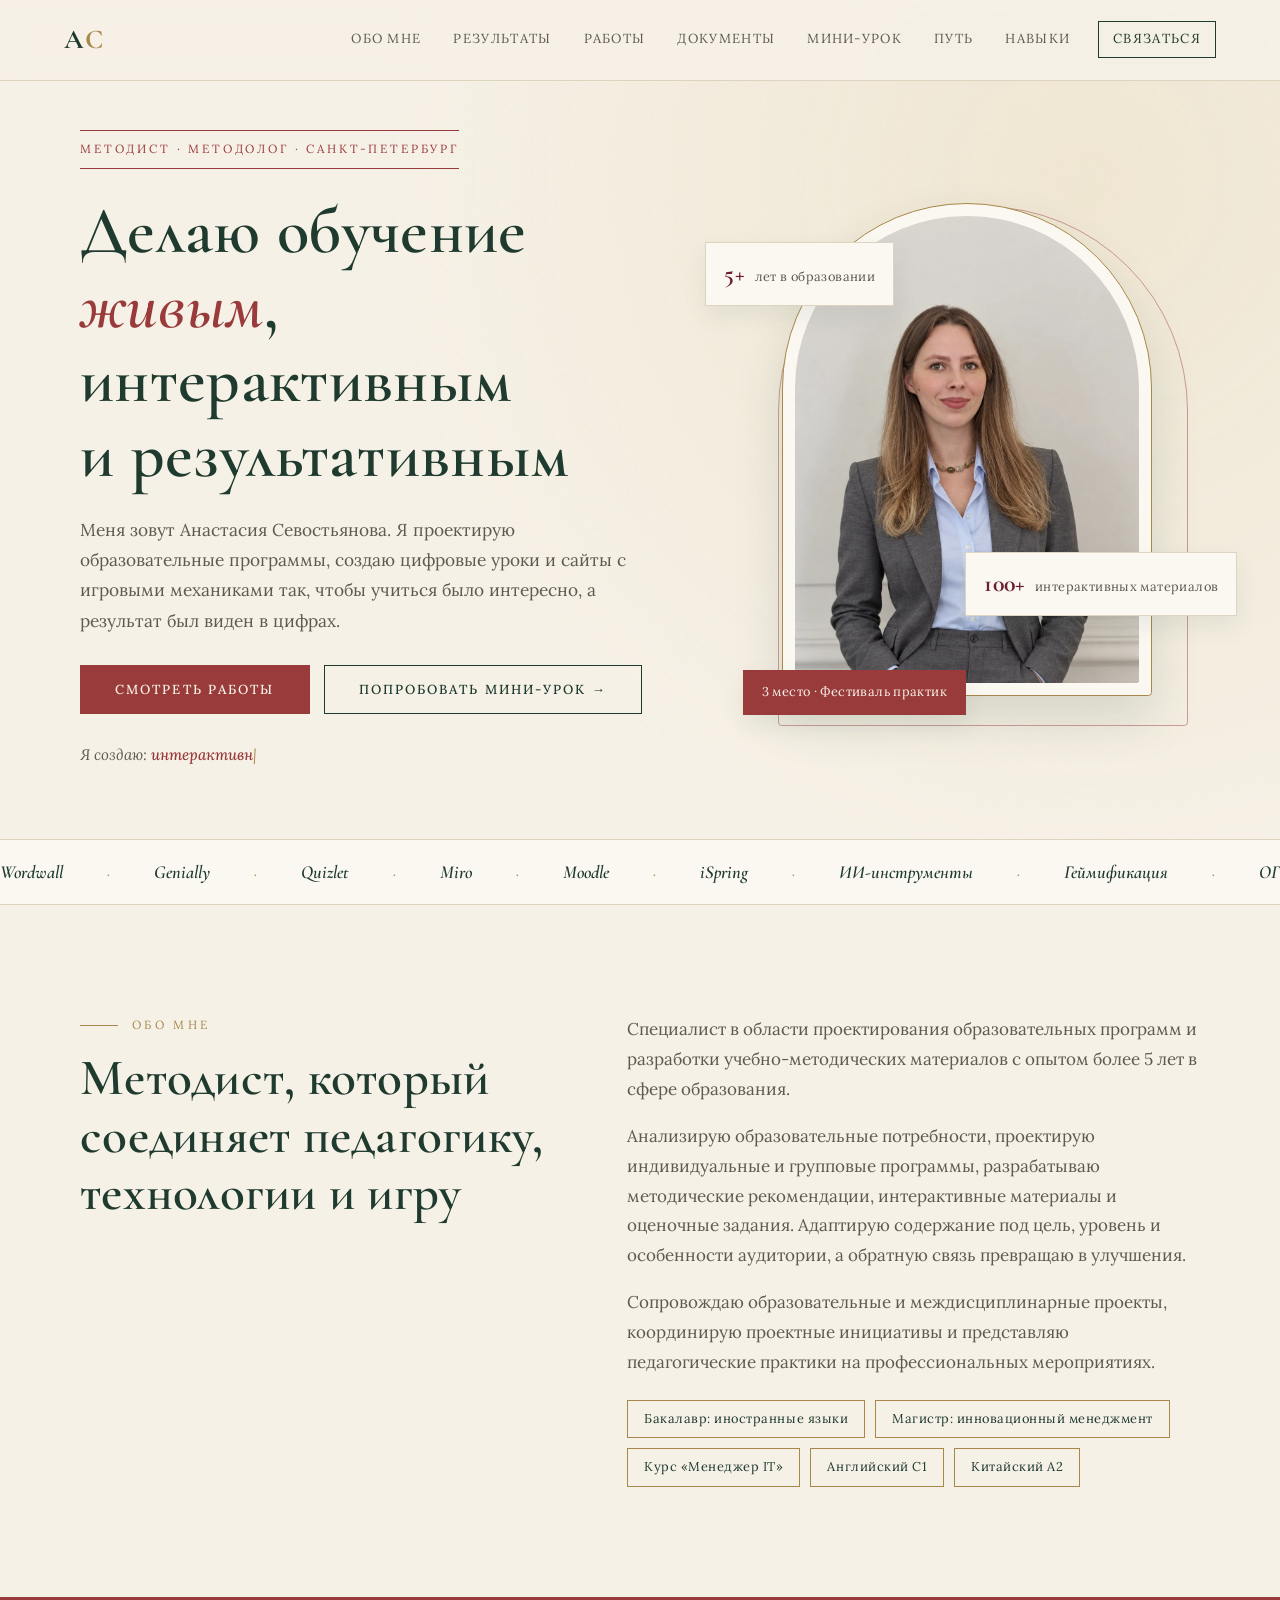
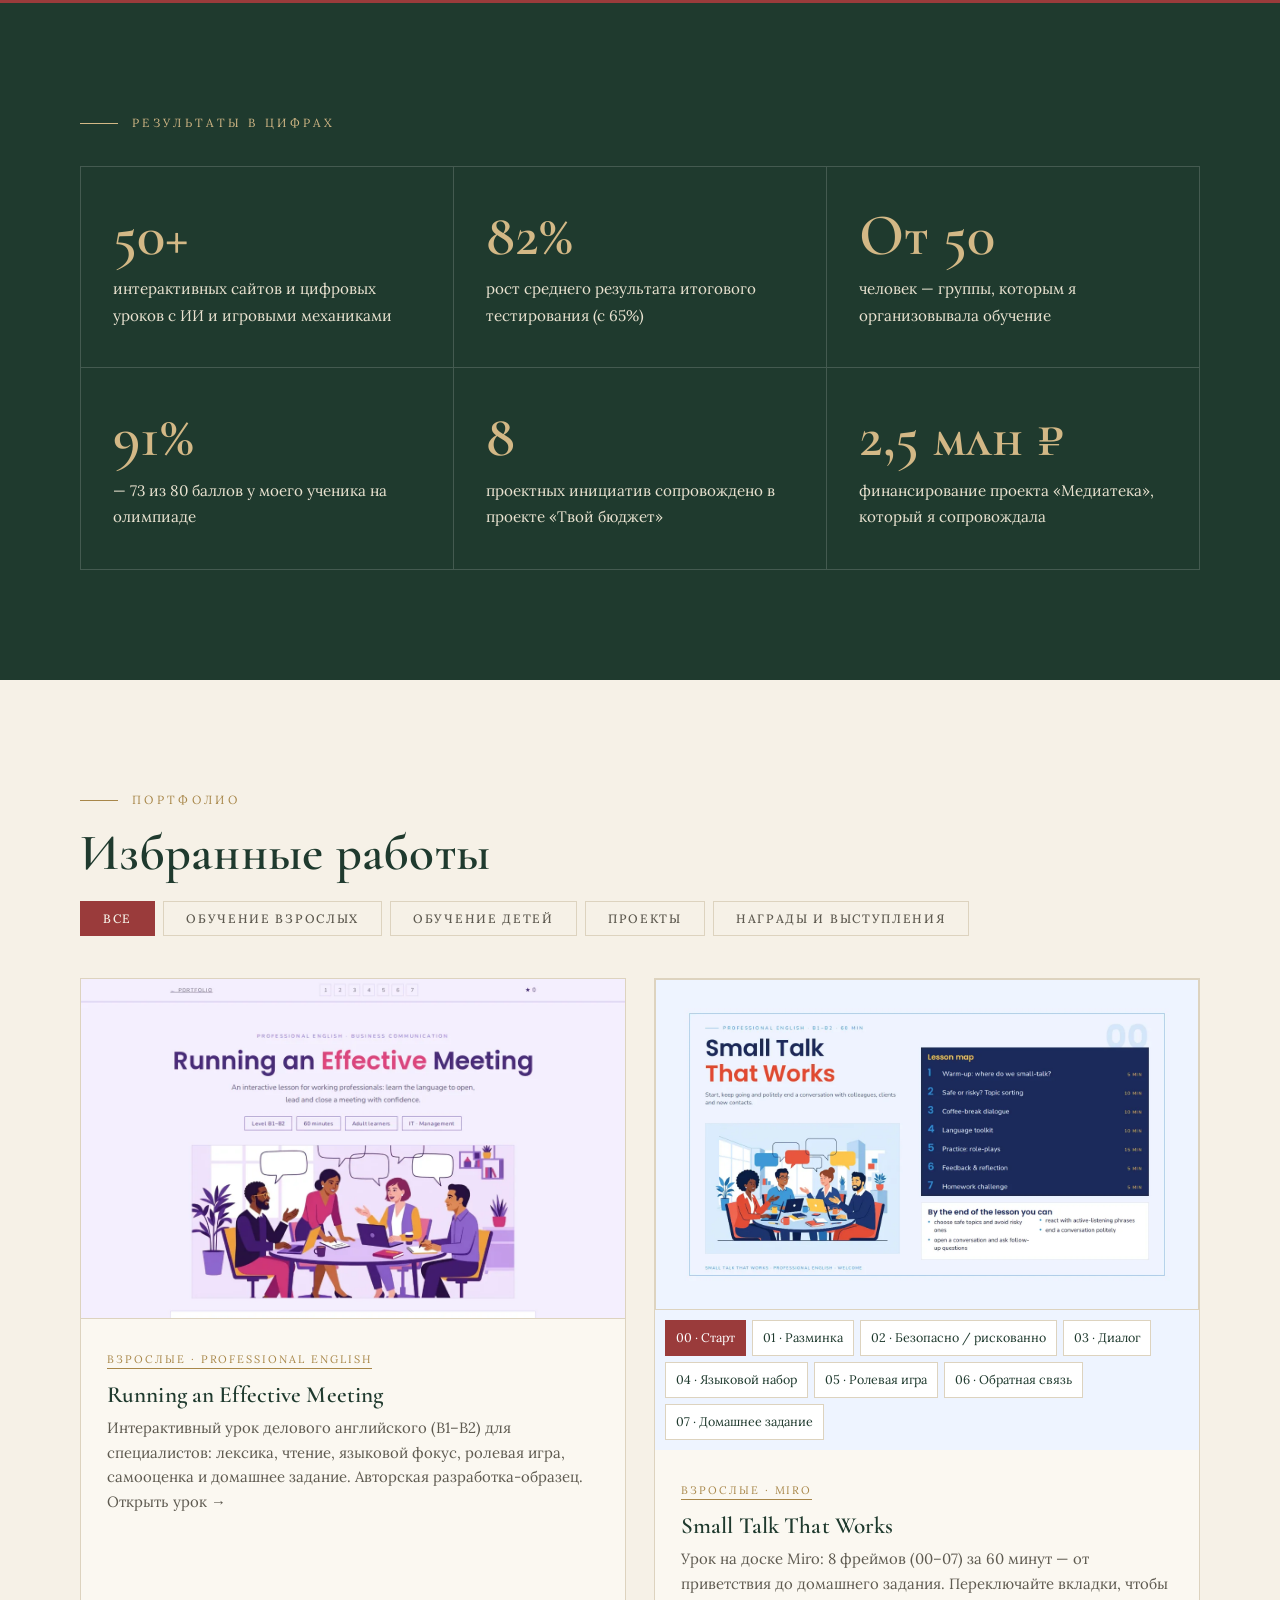
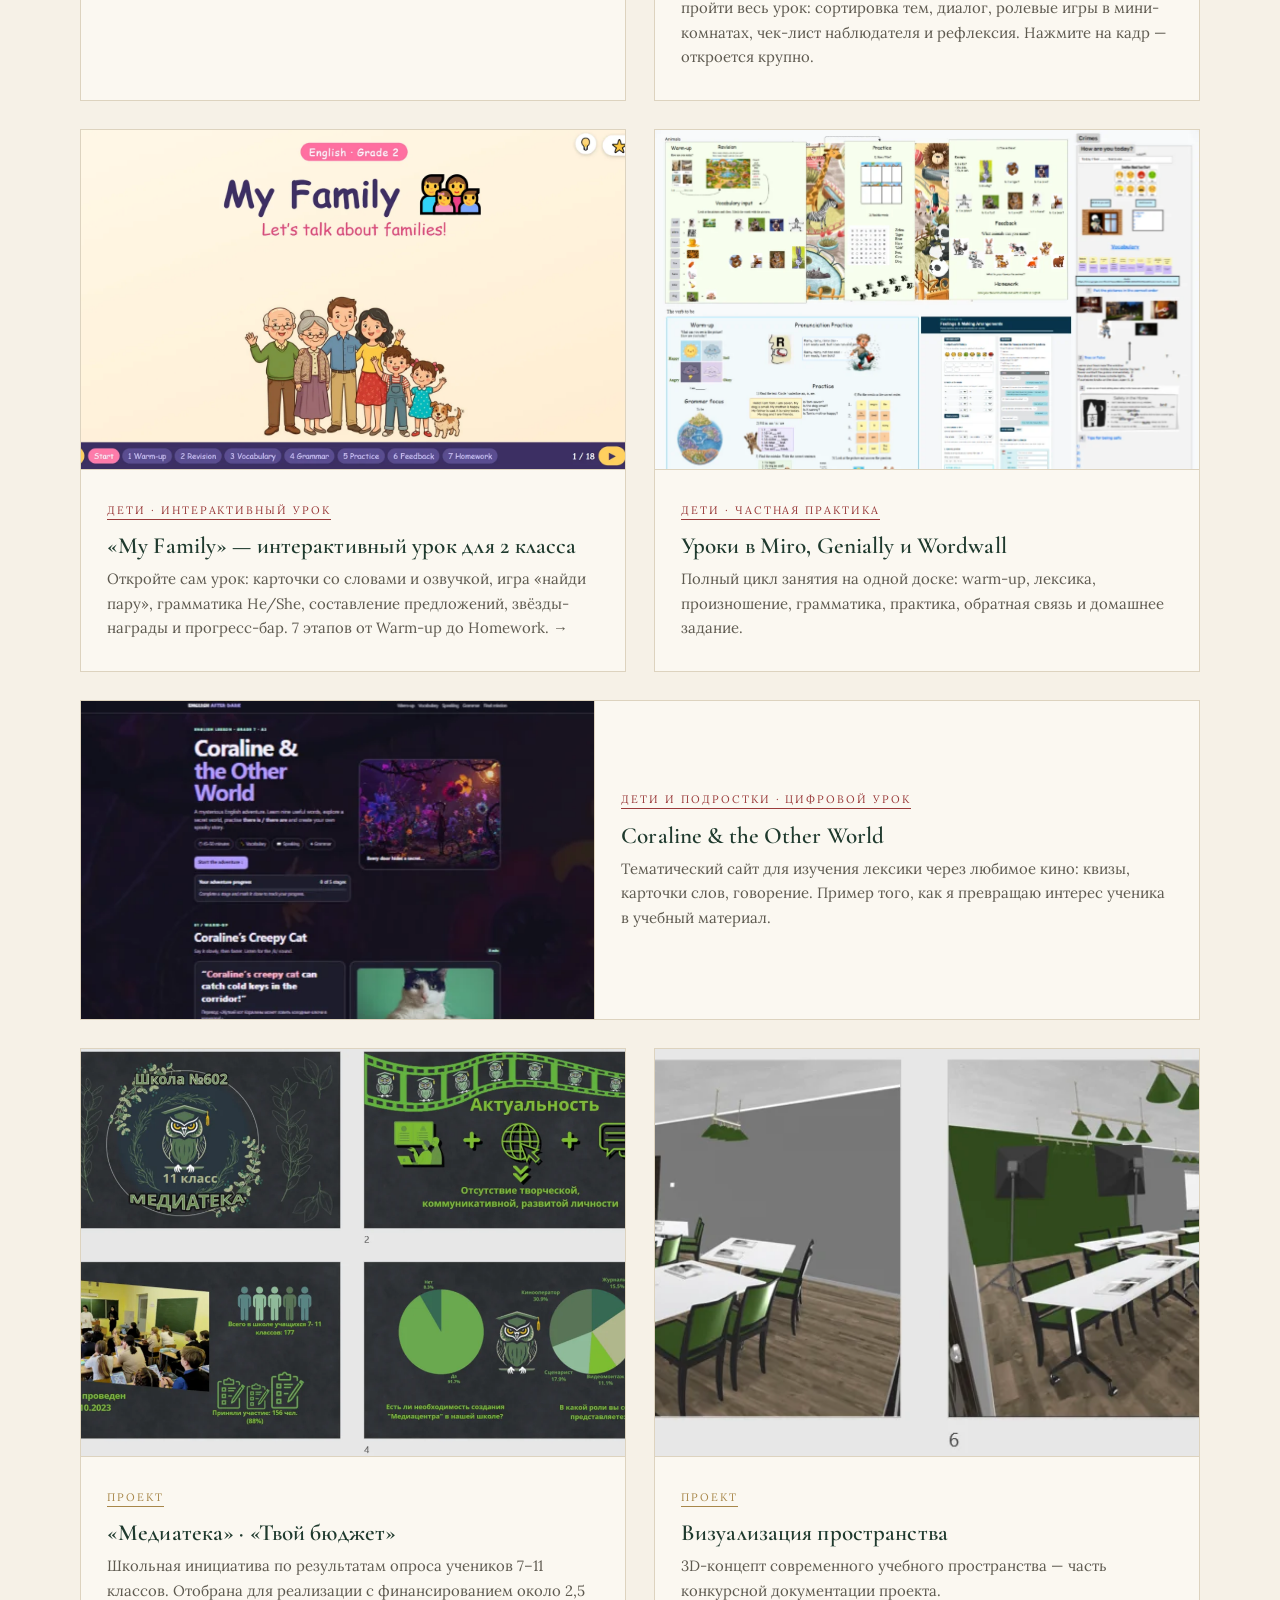
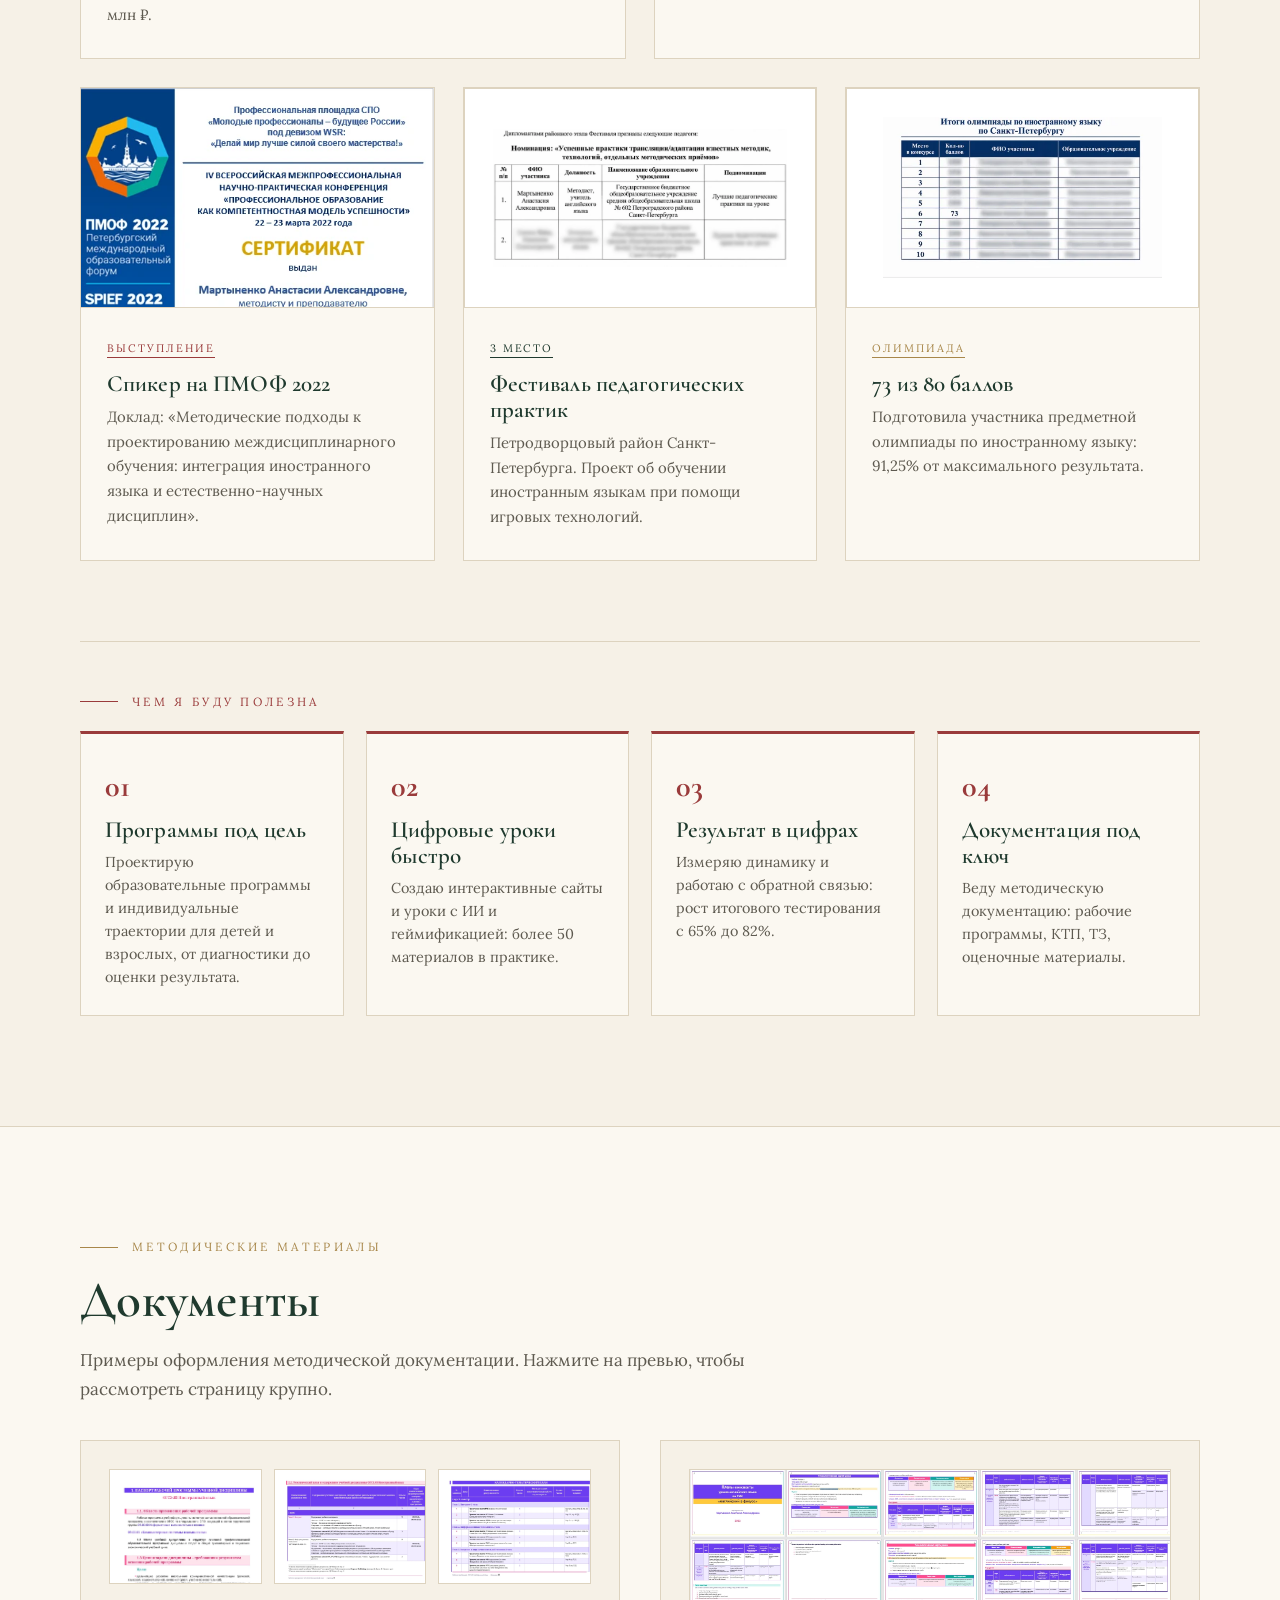
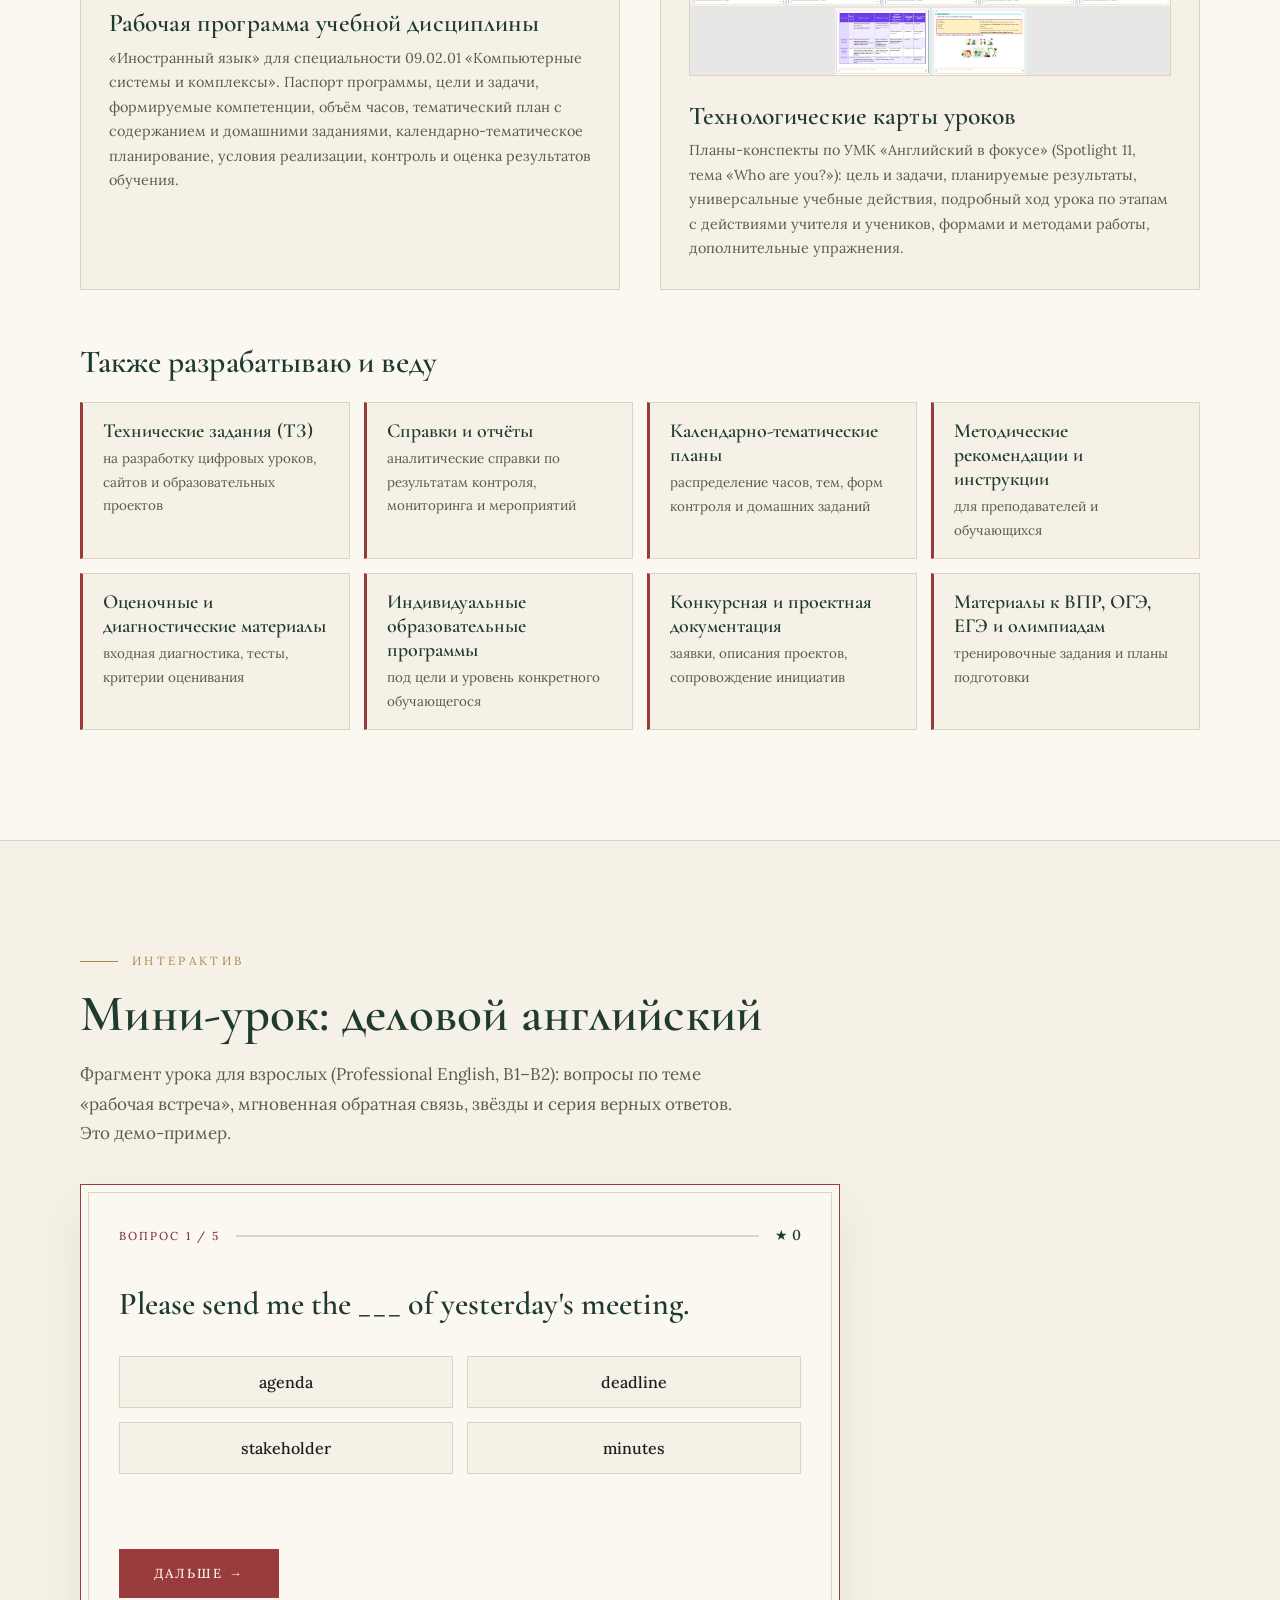
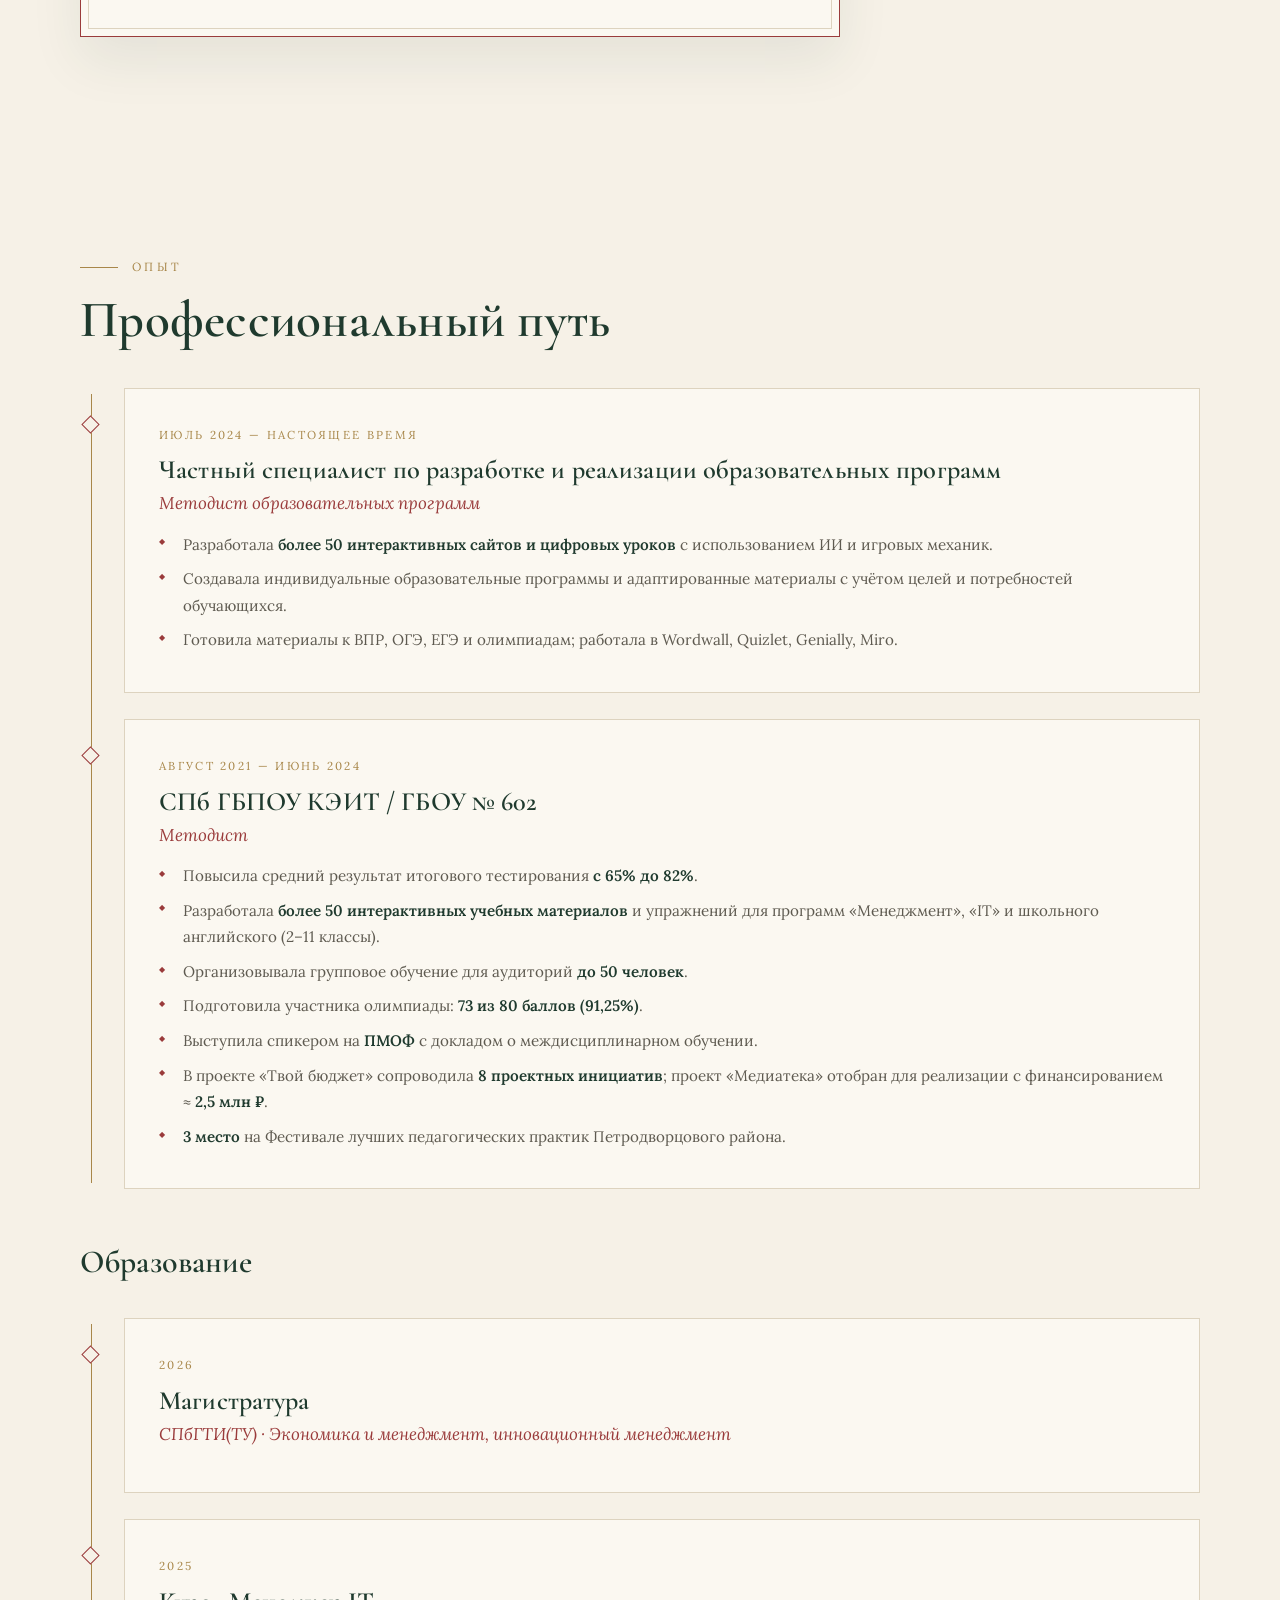
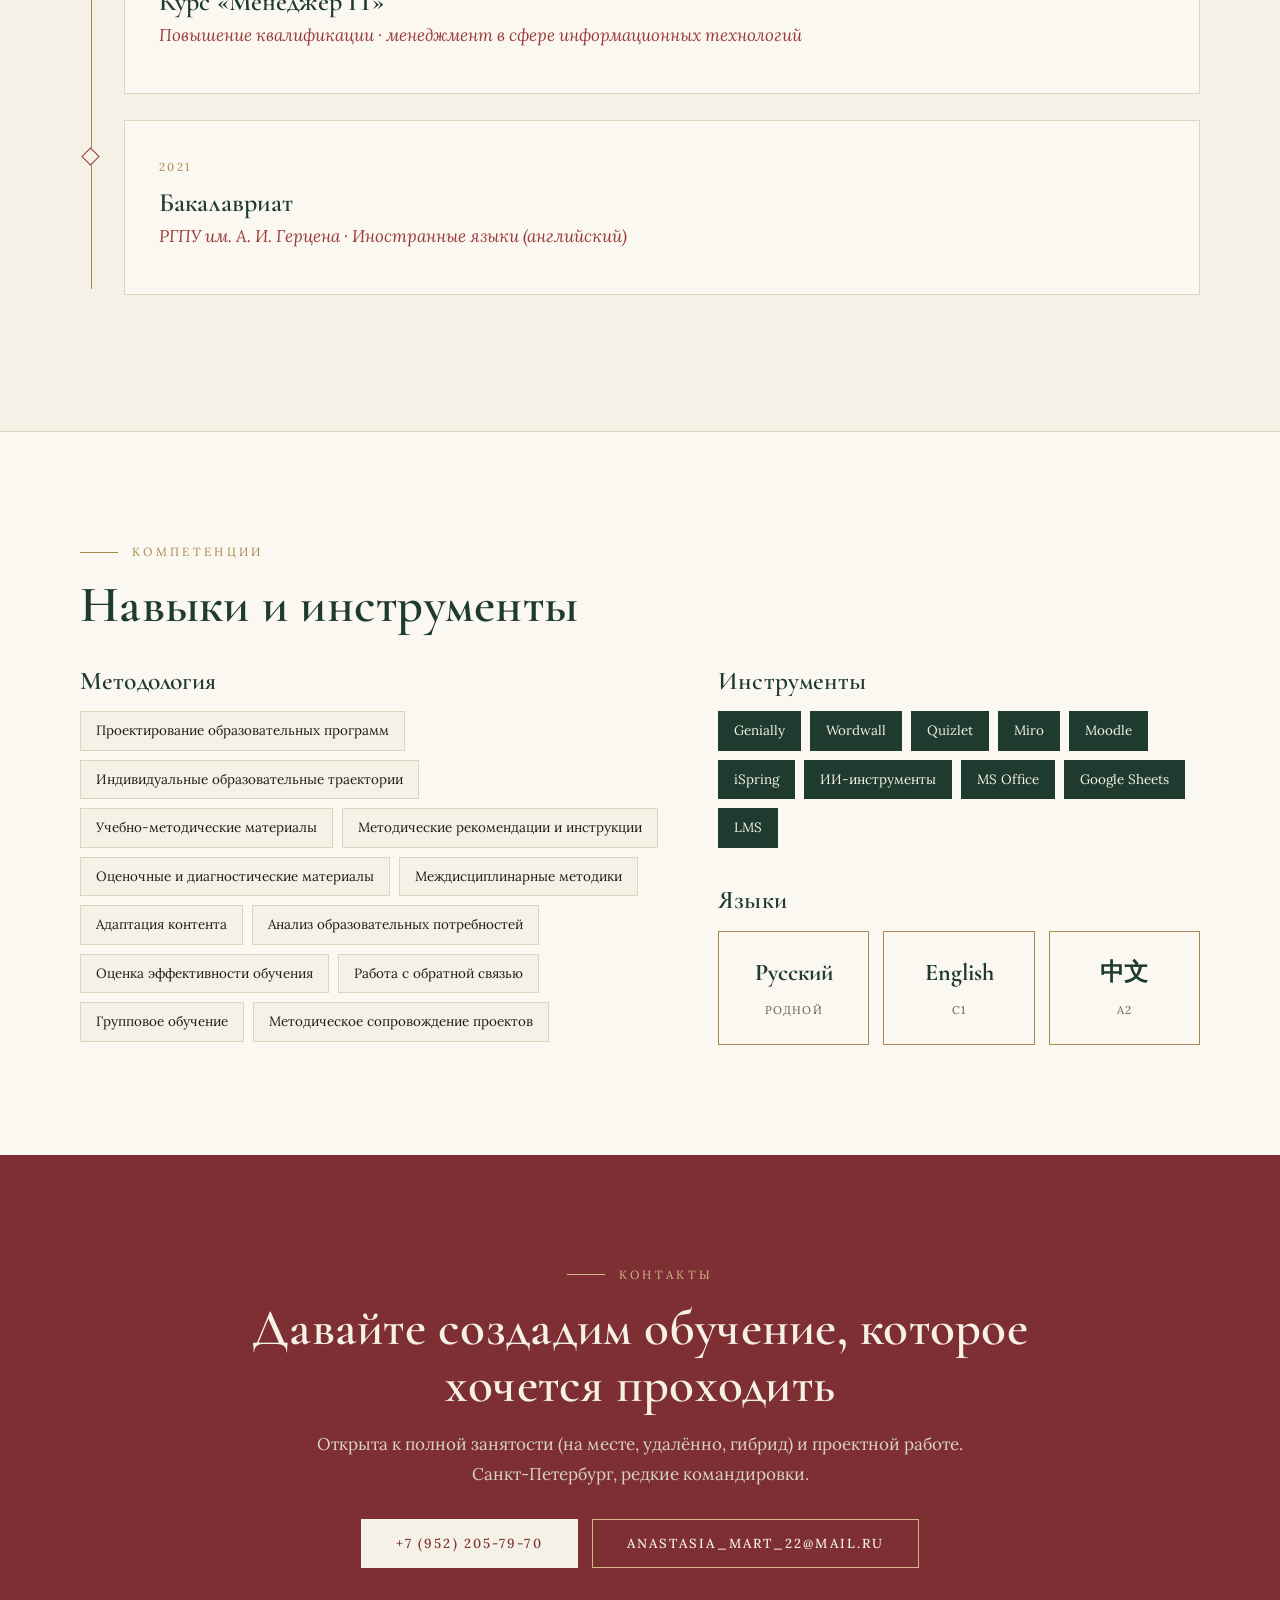
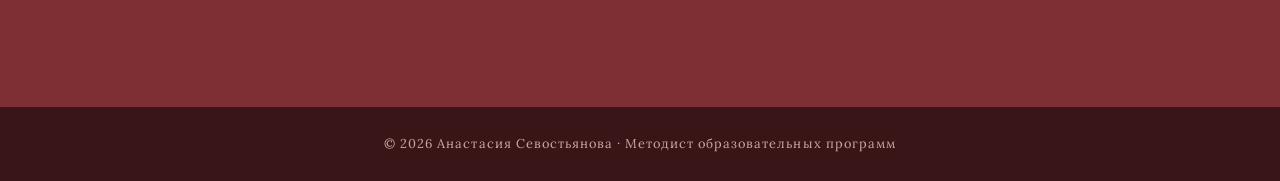
<file: index.html>
<!DOCTYPE html>
<html lang="ru">
<head>
<meta charset="utf-8">
<meta name="viewport" content="width=device-width, initial-scale=1">
<title>Анастасия Севостьянова — методист образовательных программ</title>
<meta name="description" content="Портфолио методиста: интерактивные уроки, цифровые материалы, образовательные проекты.">
<link rel="preconnect" href="https://fonts.googleapis.com">
<link rel="preconnect" href="https://fonts.gstatic.com" crossorigin>
<link href="https://fonts.googleapis.com/css2?family=Cormorant+Garamond:ital,wght@0,500;0,600;0,700;1,500&family=Lora:wght@400;500;600&display=swap" rel="stylesheet">
<link rel="stylesheet" href="style.css">
</head>
<body>
<div class="progress" id="progress"></div>

<header class="nav" id="nav">
  <a href="#top" class="logo">А<span>С</span></a>
  <nav id="menu">
    <a href="#about">Обо мне</a>
    <a href="#numbers">Результаты</a>
    <a href="#works">Работы</a>
    <a href="#docs">Документы</a>
    <a href="#play">Мини-урок</a>
    <a href="#path">Путь</a>
    <a href="#skills">Навыки</a>
    <a href="#contact" class="btn-sm">Связаться</a>
  </nav>
  <button class="burger" id="burger" aria-label="Меню"><i></i><i></i><i></i></button>
</header>

<main id="top">
<!-- HERO -->
<section class="hero">
  <div class="wrap hero-grid">
    <div class="hero-text">
      <p class="chip reveal">Методист · Методолог · Санкт-Петербург</p>
      <h1 class="reveal">Делаю обучение <span class="grad">живым</span>, интерактивным и&nbsp;результативным</h1>
      <p class="lead reveal">Меня зовут Анастасия Севостьянова. Я проектирую образовательные программы, создаю цифровые уроки и сайты с игровыми механиками так, чтобы учиться было интересно, а результат был виден в цифрах.</p>
      <div class="cta reveal">
        <a href="#works" class="btn">Смотреть работы</a>
        <a href="#play" class="btn ghost">Попробовать мини-урок →</a>
      </div>
      <p class="typed reveal">Я создаю: <b id="typed"></b><span class="caret">|</span></p>
    </div>
    <div class="hero-photo reveal">
      <div class="ring r1"></div><div class="ring r2"></div>
      <div class="photo-frame"><img src="img/photo.webp" alt="Анастасия Севостьянова"></div>
      <div class="badge bd1"><b>5+</b> лет в образовании</div>
      <div class="badge bd2"><b>100+</b> интерактивных материалов</div>
      <div class="badge bd3">3 место · Фестиваль практик</div>
    </div>
  </div>
  <div class="marquee"><div class="track">
    <span>Wordwall</span><span>Genially</span><span>Quizlet</span><span>Miro</span><span>Moodle</span><span>iSpring</span><span>ИИ-инструменты</span><span>Геймификация</span><span>ОГЭ · ЕГЭ · ВПР</span><span>Олимпиады</span>
    <span>Wordwall</span><span>Genially</span><span>Quizlet</span><span>Miro</span><span>Moodle</span><span>iSpring</span><span>ИИ-инструменты</span><span>Геймификация</span><span>ОГЭ · ЕГЭ · ВПР</span><span>Олимпиады</span>
  </div></div>
</section>

<!-- ABOUT -->
<section class="sec" id="about">
  <div class="wrap about-grid">
    <div class="reveal">
      <p class="eyebrow">Обо мне</p>
      <h2>Методист, который соединяет педагогику, технологии и&nbsp;игру</h2>
    </div>
    <div class="reveal about-text">
      <p>Специалист в области проектирования образовательных программ и разработки учебно-методических материалов с опытом более 5 лет в сфере образования.</p>
      <p>Анализирую образовательные потребности, проектирую индивидуальные и групповые программы, разрабатываю методические рекомендации, интерактивные материалы и оценочные задания. Адаптирую содержание под цель, уровень и особенности аудитории, а обратную связь превращаю в улучшения.</p>
      <p>Сопровождаю образовательные и междисциплинарные проекты, координирую проектные инициативы и представляю педагогические практики на профессиональных мероприятиях.</p>
      <div class="tags"><span>Бакалавр: иностранные языки</span><span>Магистр: инновационный менеджмент</span><span>Курс «Менеджер IT»</span><span>Английский C1</span><span>Китайский A2</span></div>
    </div>
  </div>
</section>

<!-- NUMBERS -->
<section class="sec numbers" id="numbers">
  <div class="wrap">
    <p class="eyebrow light reveal">Результаты в цифрах</p>
    <div class="num-grid">
      <div class="num reveal"><b data-to="50" data-suf="+">0</b><span>интерактивных сайтов и цифровых уроков с ИИ и игровыми механиками</span></div>
      <div class="num reveal"><b data-from="65" data-to="82" data-suf="%">0</b><span>рост среднего результата итогового тестирования (с 65%)</span></div>
      <div class="num reveal"><b data-to="50" data-pre="От " data-suf="">0</b><span>человек — группы, которым я организовывала обучение</span></div>
      <div class="num reveal"><b data-to="91" data-suf="%">0</b><span>— 73 из 80 баллов у моего ученика на олимпиаде</span></div>
      <div class="num reveal"><b data-to="8" data-suf="">0</b><span>проектных инициатив сопровождено в проекте «Твой бюджет»</span></div>
      <div class="num reveal"><b data-to="2.5" data-dec="1" data-suf=" млн ₽">0</b><span>финансирование проекта «Медиатека», который я сопровождала</span></div>
    </div>
  </div>
</section>

<!-- WORKS -->
<section class="sec" id="works">
  <div class="wrap">
    <p class="eyebrow reveal">Портфолио</p>
    <h2 class="reveal">Избранные работы</h2>
    <div class="filters reveal" id="filters">
      <button class="on" data-f="all">Все</button>
      <button data-f="adults">Обучение взрослых</button>
      <button data-f="kids">Обучение детей</button>
      <button data-f="project">Проекты</button>
      <button data-f="awards">Награды и выступления</button>
    </div>
    <div class="cards" id="cards">

      <a class="card big link reveal" data-cat="adults" href="lesson/index.html" target="_blank" rel="noopener">
        <div class="shot"><img src="img/lesson_pro.webp" alt="Урок Professional English"></div>
        <div class="body"><span class="pill teal">Взрослые · Professional English</span>
          <h3>Running an Effective Meeting</h3>
          <p>Интерактивный урок делового английского (B1–B2) для специалистов: лексика, чтение, языковой фокус, ролевая игра, самооценка и домашнее задание. Авторская разработка-образец. Открыть урок →</p></div>
      </a>

      <article class="card big miro reveal" data-cat="adults" data-names='["Старт", "Разминка", "Безопасно / рискованно", "Диалог", "Языковой набор", "Ролевая игра", "Обратная связь", "Домашнее задание"]'>
        <div class="shot doc blue"><img id="miroImg" src="img/miro0.webp" alt="Доска Miro Small Talk"></div>
        <div class="mtabs"><button data-i="0" class=on>00 · Старт</button><button data-i="1">01 · Разминка</button><button data-i="2">02 · Безопасно / рискованно</button><button data-i="3">03 · Диалог</button><button data-i="4">04 · Языковой набор</button><button data-i="5">05 · Ролевая игра</button><button data-i="6">06 · Обратная связь</button><button data-i="7">07 · Домашнее задание</button></div>
        <div class="body"><span class="pill teal">Взрослые · Miro</span>
          <h3>Small Talk That Works</h3>
          <p>Урок на доске Miro: 8 фреймов (00–07) за 60 минут — от приветствия до домашнего задания. Переключайте вкладки, чтобы пройти весь урок: сортировка тем, диалог, ролевые игры в мини-комнатах, чек-лист наблюдателя и рефлексия. Нажмите на кадр — откроется крупно.</p></div>
      </article>

      <a class="card big link reveal" data-cat="kids" href="lesson-family/index.html" target="_blank" rel="noopener">
        <div class="shot"><img src="img/site1.webp" alt="Интерактивный урок My Family"></div>
        <div class="body"><span class="pill pink">Дети · интерактивный урок</span>
          <h3>«My Family» — интерактивный урок для 2 класса</h3>
          <p>Откройте сам урок: карточки со словами и озвучкой, игра «найди пару», грамматика He/She, составление предложений, звёзды-награды и прогресс-бар. 7 этапов от Warm-up до Homework. →</p></div>
      </a>

      <article class="card big reveal" data-cat="kids" data-lb="img/lessons.webp" data-title="Уроки частной практики">
        <div class="shot"><img src="img/lessons.webp" alt="Уроки частной практики"></div>
        <div class="body"><span class="pill pink">Дети · частная практика</span>
          <h3>Уроки в Miro, Genially и Wordwall</h3>
          <p>Полный цикл занятия на одной доске: warm-up, лексика, произношение, грамматика, практика, обратная связь и домашнее задание.</p></div>
      </article>

      <article class="card wide reveal" data-cat="kids" data-lb="img/site2.webp" data-title="Сайт-урок по фильму «Коралина»">
        <div class="shot"><img src="img/site2.webp" alt="Сайт по Коралине"></div>
        <div class="body"><span class="pill pink">Дети и подростки · цифровой урок</span>
          <h3>Coraline &amp; the Other World</h3>
          <p>Тематический сайт для изучения лексики через любимое кино: квизы, карточки слов, говорение. Пример того, как я превращаю интерес ученика в учебный материал.</p></div>
      </article>

      <article class="card big reveal" data-cat="project" data-lb="img/media1.webp" data-title="Проект «Медиатека» — программа «Твой бюджет»">
        <div class="shot tall"><img src="img/media1.webp" alt="Презентация Медиатека"></div>
        <div class="body"><span class="pill yellow">Проект</span>
          <h3>«Медиатека» · «Твой бюджет»</h3>
          <p>Школьная инициатива по результатам опроса учеников 7–11 классов. Отобрана для реализации с финансированием около 2,5 млн ₽.</p></div>
      </article>

      <article class="card big reveal" data-cat="project" data-lb="img/media2.webp" data-title="3D-визуализация пространства Медиатеки">
        <div class="shot tall"><img src="img/media2.webp" alt="3D визуализация Медиатеки"></div>
        <div class="body"><span class="pill yellow">Проект</span>
          <h3>Визуализация пространства</h3>
          <p>3D-концепт современного учебного пространства — часть конкурсной документации проекта.</p></div>
      </article>


      <article class="card reveal" data-cat="awards" data-lb="img/cert.webp" data-title="Сертификат ПМОФ 2022">
        <div class="shot cert"><img src="img/cert.webp" alt="Сертификат ПМОФ"></div>
        <div class="body"><span class="pill pink">Выступление</span>
          <h3>Спикер на ПМОФ 2022</h3>
          <p>Доклад: «Методические подходы к проектированию междисциплинарного обучения: интеграция иностранного языка и естественно-научных дисциплин».</p></div>
      </article>

      <article class="card reveal" data-cat="awards" data-lb="img/festival.webp" data-title="Фестиваль лучших педагогических практик — 3 место">
        <div class="shot doc"><img src="img/festival.webp" alt="Диплом фестиваля"></div>
        <div class="body"><span class="pill violet">3 место</span>
          <h3>Фестиваль педагогических практик</h3>
          <p>Петродворцовый район Санкт-Петербурга. Проект об обучении иностранным языкам при помощи игровых технологий.</p></div>
      </article>

      <article class="card reveal" data-cat="awards" data-lb="img/olymp.webp" data-title="Итоги олимпиады по иностранному языку">
        <div class="shot doc"><img src="img/olymp.webp" alt="Итоги олимпиады"></div>
        <div class="body"><span class="pill teal">Олимпиада</span>
          <h3>73 из 80 баллов</h3>
          <p>Подготовила участника предметной олимпиады по иностранному языку: 91,25% от максимального результата.</p></div>
      </article>
    </div>

    <div class="value reveal">
      <p class="eyebrow">Чем я буду полезна</p>
      <div class="value-grid">
        <div><b>01</b><h3>Программы под цель</h3><p>Проектирую образовательные программы и индивидуальные траектории для детей и взрослых, от диагностики до оценки результата.</p></div>
        <div><b>02</b><h3>Цифровые уроки быстро</h3><p>Создаю интерактивные сайты и уроки с ИИ и геймификацией: более 50 материалов в практике.</p></div>
        <div><b>03</b><h3>Результат в цифрах</h3><p>Измеряю динамику и работаю с обратной связью: рост итогового тестирования с 65% до 82%.</p></div>
        <div><b>04</b><h3>Документация под ключ</h3><p>Веду методическую документацию: рабочие программы, КТП, ТЗ, оценочные материалы.</p></div>
      </div>
    </div>
  </div>
</section>

<!-- DOCS -->
<section class="sec docs" id="docs">
  <div class="wrap">
    <p class="eyebrow reveal">Методические материалы</p>
    <h2 class="reveal">Документы</h2>
    <p class="sub reveal">Примеры оформления методической документации. Нажмите на превью, чтобы рассмотреть страницу крупно.</p>
    <div class="doc-grid">
      <article class="doc reveal">
        <div class="doc-imgs land" data-title="Рабочая программа учебной дисциплины">
          <img src="img/prog4.webp" data-lb="img/prog4.webp" alt="Паспорт программы"><img src="img/prog9.webp" data-lb="img/prog9.webp" alt="Тематический план"><img src="img/prog42.webp" data-lb="img/prog42.webp" alt="Календарно-тематический план">
        </div>
        <h3>Рабочая программа учебной дисциплины</h3>
        <p>«Иностранный язык» для специальности 09.02.01 «Компьютерные системы и комплексы». Паспорт программы, цели и задачи, формируемые компетенции, объём часов, тематический план с содержанием и домашними заданиями, календарно-тематическое планирование, условия реализации, контроль и оценка результатов обучения.</p>
      </article>
      <article class="doc reveal">
        <div class="doc-imgs one" data-title="Технологические карты уроков">
          <img src="img/techmap.webp" data-lb="img/techmap.webp" alt="Технологическая карта урока — страницы">
        </div>
        <h3>Технологические карты уроков</h3>
        <p>Планы-конспекты по УМК «Английский в фокусе» (Spotlight 11, тема «Who are you?»): цель и задачи, планируемые результаты, универсальные учебные действия, подробный ход урока по этапам с действиями учителя и учеников, формами и методами работы, дополнительные упражнения.</p>
      </article>
    </div>

    <h3 class="sub-h reveal">Также разрабатываю и веду</h3>
    <div class="docs-list reveal">
      <div><b>Технические задания (ТЗ)</b><span>на разработку цифровых уроков, сайтов и образовательных проектов</span></div>
      <div><b>Справки и отчёты</b><span>аналитические справки по результатам контроля, мониторинга и мероприятий</span></div>
      <div><b>Календарно-тематические планы</b><span>распределение часов, тем, форм контроля и домашних заданий</span></div>
      <div><b>Методические рекомендации и инструкции</b><span>для преподавателей и обучающихся</span></div>
      <div><b>Оценочные и диагностические материалы</b><span>входная диагностика, тесты, критерии оценивания</span></div>
      <div><b>Индивидуальные образовательные программы</b><span>под цели и уровень конкретного обучающегося</span></div>
      <div><b>Конкурсная и проектная документация</b><span>заявки, описания проектов, сопровождение инициатив</span></div>
      <div><b>Материалы к ВПР, ОГЭ, ЕГЭ и олимпиадам</b><span>тренировочные задания и планы подготовки</span></div>
    </div>
  </div>
</section>

<!-- PLAY -->
<section class="sec play" id="play">
  <div class="wrap">
    <p class="eyebrow reveal">Интерактив</p>
    <h2 class="reveal">Мини-урок: деловой английский</h2>
    <p class="sub reveal">Фрагмент урока для взрослых (Professional English, B1–B2): вопросы по теме «рабочая встреча», мгновенная обратная связь, звёзды и серия верных ответов. Это демо-пример.</p>
    <div class="game reveal" id="game">
      <div class="game-top">
        <span class="lvl" id="gQ">Вопрос 1 / 5</span>
        <div class="gbar"><i id="gBar"></i></div>
        <span class="stars" id="gStars">★ 0</span>
      </div>
      <div class="game-body" id="gBody"></div>
      <div class="game-fb" id="gFb"></div>
      <button class="btn" id="gNext" hidden>Дальше →</button>
    </div>
  </div>
</section>

<!-- PATH -->
<section class="sec" id="path">
  <div class="wrap">
    <p class="eyebrow reveal">Опыт</p>
    <h2 class="reveal">Профессиональный путь</h2>
    <div class="timeline">
      <div class="tl reveal">
        <div class="dot"></div>
        <div class="tl-card">
          <span class="date">Июль 2024 — настоящее время</span>
          <h3>Частный специалист по разработке и реализации образовательных программ</h3>
          <p class="role">Методист образовательных программ</p>
          <ul>
            <li>Разработала <b>более 50 интерактивных сайтов и цифровых уроков</b> с использованием ИИ и игровых механик.</li>
            <li>Создавала индивидуальные образовательные программы и адаптированные материалы с учётом целей и потребностей обучающихся.</li>
            <li>Готовила материалы к ВПР, ОГЭ, ЕГЭ и олимпиадам; работала в Wordwall, Quizlet, Genially, Miro.</li>
          </ul>
        </div>
      </div>
      <div class="tl reveal">
        <div class="dot"></div>
        <div class="tl-card">
          <span class="date">Август 2021 — Июнь 2024</span>
          <h3>СПб ГБПОУ КЭИТ / ГБОУ № 602</h3>
          <p class="role">Методист</p>
          <ul>
            <li>Повысила средний результат итогового тестирования <b>с 65% до 82%</b>.</li>
            <li>Разработала <b>более 50 интерактивных учебных материалов</b> и упражнений для программ «Менеджмент», «IT» и школьного английского (2–11 классы).</li>
            <li>Организовывала групповое обучение для аудиторий <b>до 50 человек</b>.</li>
            <li>Подготовила участника олимпиады: <b>73 из 80 баллов (91,25%)</b>.</li>
            <li>Выступила спикером на <b>ПМОФ</b> с докладом о междисциплинарном обучении.</li>
            <li>В проекте «Твой бюджет» сопроводила <b>8 проектных инициатив</b>; проект «Медиатека» отобран для реализации с финансированием ≈ <b>2,5 млн ₽</b>.</li>
            <li><b>3 место</b> на Фестивале лучших педагогических практик Петродворцового района.</li>
          </ul>
        </div>
      </div>
    </div>
    <h3 class="sub-h reveal">Образование</h3>
    <div class="timeline">
      <div class="tl reveal"><div class="dot"></div><div class="tl-card"><span class="date">2026</span><h3>Магистратура</h3><p class="role">СПбГТИ(ТУ) · Экономика и менеджмент, инновационный менеджмент</p></div></div>
      <div class="tl reveal"><div class="dot"></div><div class="tl-card"><span class="date">2025</span><h3>Курс «Менеджер IT»</h3><p class="role">Повышение квалификации · менеджмент в сфере информационных технологий</p></div></div>
      <div class="tl reveal"><div class="dot"></div><div class="tl-card"><span class="date">2021</span><h3>Бакалавриат</h3><p class="role">РГПУ им. А. И. Герцена · Иностранные языки (английский)</p></div></div>
    </div>
  </div>
</section>

<!-- SKILLS -->
<section class="sec skills" id="skills">
  <div class="wrap">
    <p class="eyebrow reveal">Компетенции</p>
    <h2 class="reveal">Навыки и инструменты</h2>
    <div class="skill-grid">
      <div class="sk-col reveal">
        <h3>Методология</h3>
        <div class="cloud">
          <span>Проектирование образовательных программ</span><span>Индивидуальные образовательные траектории</span><span>Учебно-методические материалы</span><span>Методические рекомендации и инструкции</span><span>Оценочные и диагностические материалы</span><span>Междисциплинарные методики</span><span>Адаптация контента</span><span>Анализ образовательных потребностей</span><span>Оценка эффективности обучения</span><span>Работа с обратной связью</span><span>Групповое обучение</span><span>Методическое сопровождение проектов</span>
        </div>
      </div>
      <div class="sk-col reveal">
        <h3>Инструменты</h3>
        <div class="cloud tools"><span>Genially</span><span>Wordwall</span><span>Quizlet</span><span>Miro</span><span>Moodle</span><span>iSpring</span><span>ИИ-инструменты</span><span>MS Office</span><span>Google Sheets</span><span>LMS</span></div>
        <h3 class="mt">Языки</h3>
        <div class="langs"><div><b>Русский</b><small>родной</small></div><div><b>English</b><small>C1</small></div><div><b>中文</b><small>A2</small></div></div>
      </div>
    </div>
  </div>
</section>

<!-- CONTACT -->
<section class="sec contact" id="contact">
  
  <div class="wrap center">
    <p class="eyebrow reveal" style="color:#fff">Контакты</p>
    <h2 class="reveal">Давайте создадим обучение, которое хочется проходить</h2>
    <p class="sub reveal">Открыта к полной занятости (на месте, удалённо, гибрид) и проектной работе. Санкт-Петербург, редкие командировки.</p>
    <div class="cta center reveal">
      <a href="tel:+79522057970" class="btn light">+7 (952) 205-79-70</a>
      <a href="mailto:anastasia_mart_22@mail.ru" class="btn ghost-l">anastasia_mart_22@mail.ru</a>
    </div>
  </div>
</section>
</main>

<footer><p>© 2026 Анастасия Севостьянова · Методист образовательных программ</p></footer>

<div class="lb" id="lb"><button class="lb-x" aria-label="Закрыть">✕</button><img id="lbImg" alt=""><p id="lbCap"></p></div>
<canvas id="confetti"></canvas>
<script src="script.js"></script>
</body>
</html>
</file>
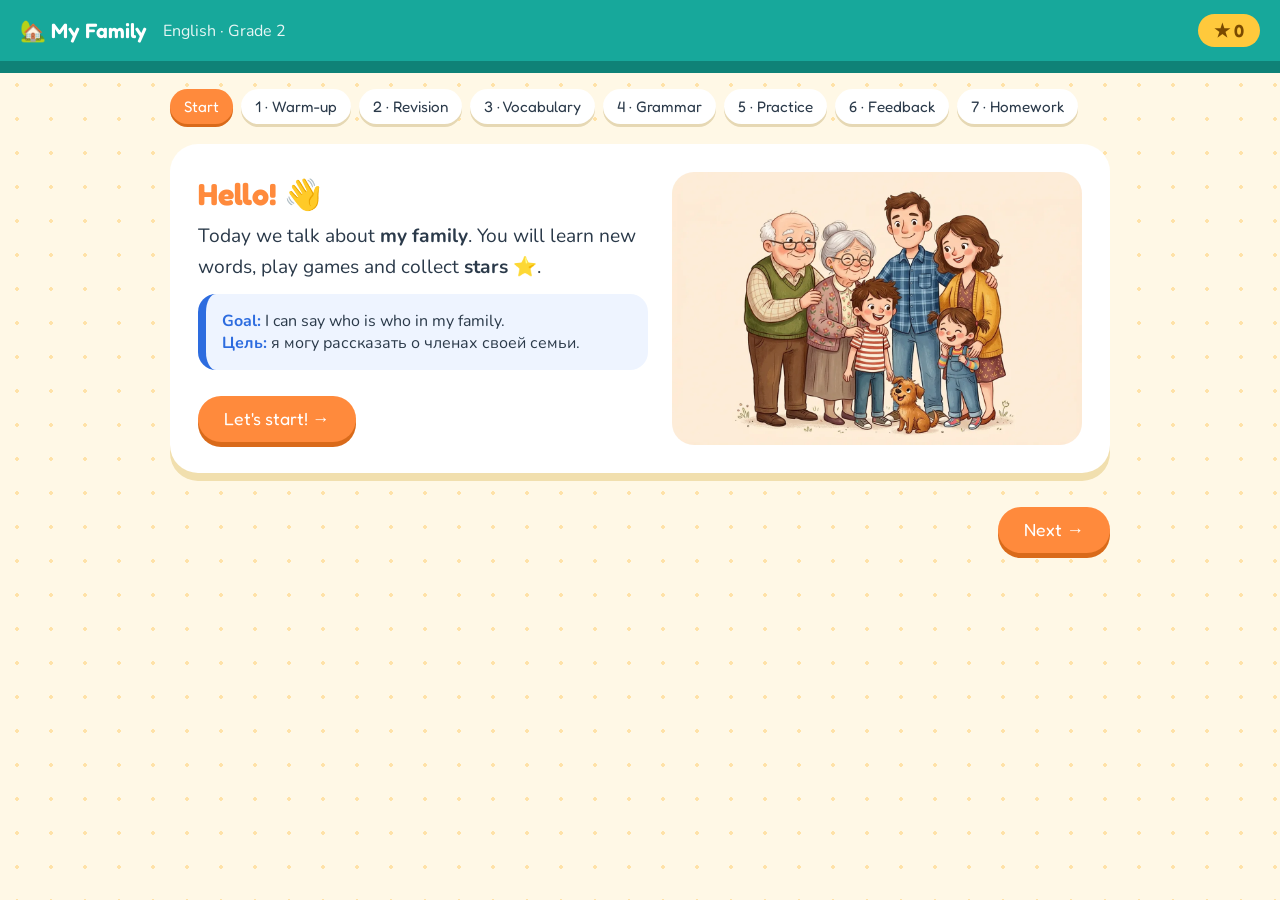
<file: lesson-family/index.html>
<!doctype html>
<html lang="en"><head><meta charset="utf-8"><meta name="viewport" content="width=device-width,initial-scale=1">
<title>My Family — English, Grade 2</title>
<link href="https://fonts.googleapis.com/css2?family=Fredoka:wght@400;500;600&family=Nunito:wght@400;700;800&display=swap" rel="stylesheet">
<style>
:root{--o:#ff8a3c;--t:#17a89b;--y:#ffc93c;--b:#2d6cdf;--bg:#fff8e6;--ink:#2b3a4a}
*{box-sizing:border-box;margin:0}
body{font-family:Nunito,sans-serif;background:var(--bg);color:var(--ink);min-height:100vh;background-image:radial-gradient(#ffe2a8 2px,transparent 2px);background-size:34px 34px}
h1,h2,h3,.btn,.tab{font-family:Fredoka,sans-serif}
header{background:var(--t);color:#fff;padding:14px 20px;display:flex;align-items:center;gap:16px;position:sticky;top:0;z-index:5;box-shadow:0 4px 0 #0f8277}
header h1{font-size:1.3rem;font-weight:600}
.stars{margin-left:auto;background:var(--y);color:#7a4a00;border-radius:30px;padding:6px 16px;font-family:Fredoka;font-weight:600;font-size:1.1rem}
.pop{animation:pop .5s}@keyframes pop{50%{transform:scale(1.3) rotate(-4deg)}}
.prog{height:12px;background:#0f8277}.prog i{display:block;height:100%;width:0;background:var(--y);transition:width .5s;border-radius:0 8px 8px 0}
nav{display:flex;gap:8px;flex-wrap:wrap;padding:16px 20px 0;max-width:980px;margin:auto}
.tab{border:0;background:#fff;color:var(--ink);padding:8px 14px;border-radius:30px;cursor:pointer;font-size:.95rem;box-shadow:0 3px 0 #e6d8b4}
.tab.on{background:var(--o);color:#fff;box-shadow:0 3px 0 #d96a1a}
main{max-width:980px;margin:auto;padding:20px}
.step{display:none;background:#fff;border-radius:28px;padding:28px;box-shadow:0 8px 0 #f1dfae;animation:in .5s}.step.on{display:block}
@keyframes in{from{opacity:0;transform:translateY(16px)}}
.step h2{font-size:1.9rem;color:var(--o);margin-bottom:6px}
.goal{display:inline-block;background:#e4f7f4;color:#0f7d73;border-radius:12px;padding:6px 12px;font-weight:800;margin-bottom:14px}
.hero{display:grid;grid-template-columns:1.1fr 1fr;gap:24px;align-items:center}
.hero img,.pic{width:100%;border-radius:22px}
.btn{background:var(--o);color:#fff;border:0;border-radius:40px;padding:12px 26px;font-size:1.1rem;cursor:pointer;box-shadow:0 5px 0 #d96a1a;margin-top:14px}
.btn:active{transform:translateY(3px);box-shadow:0 2px 0 #d96a1a}.btn.g{background:var(--t);box-shadow:0 5px 0 #0f8277}
.cards{display:grid;grid-template-columns:repeat(3,1fr);gap:14px;margin-top:14px}
.fc{perspective:700px;height:150px;cursor:pointer}
.fc>div{position:relative;width:100%;height:100%;transition:transform .6s;transform-style:preserve-3d}
.fc.flip>div{transform:rotateY(180deg)}
.fc span{position:absolute;inset:0;border-radius:20px;display:flex;flex-direction:column;align-items:center;justify-content:center;backface-visibility:hidden;font-family:Fredoka;font-size:2.4rem}
.fc .f{background:#fff1d6;border:3px dashed var(--y)}.fc .bk{background:var(--t);color:#fff;transform:rotateY(180deg);font-size:1.7rem;text-align:center}
.fc small{font-family:Nunito;font-size:.85rem;font-weight:700;opacity:.8}
.opts{display:grid;grid-template-columns:repeat(2,1fr);gap:12px;margin-top:14px}
.opt{border:3px solid #ffe2a8;background:#fffdf5;border-radius:18px;padding:14px;font:700 1.1rem Nunito;cursor:pointer}
.opt:hover{border-color:var(--o)}.opt.ok{background:#c9f2cf;border-color:#3cb25a}.opt.no{background:#ffd5d5;border-color:#e45;animation:sh .4s}
@keyframes sh{25%{transform:translateX(-6px)}75%{transform:translateX(6px)}}
.q{font:600 1.5rem Fredoka;margin-top:10px}.fb{min-height:28px;margin-top:12px;font-weight:800;color:var(--b)}
.box{background:#eef4ff;border-radius:18px;padding:16px;margin:12px 0;border-left:8px solid var(--b)}
.box b{color:var(--b)}
.match{display:grid;grid-template-columns:1fr 1fr;gap:12px;margin-top:14px}
.m{border:3px solid #cfe6ff;background:#f4f9ff;border-radius:16px;padding:12px;font:700 1.15rem Nunito;cursor:pointer;text-align:center}
.m.sel{border-color:var(--o);background:#fff1d6}.m.done{background:#c9f2cf;border-color:#3cb25a;pointer-events:none}
.words{display:flex;gap:8px;flex-wrap:wrap;margin:14px 0;min-height:52px}
.w{background:var(--y);border-radius:14px;padding:8px 14px;font:600 1.2rem Fredoka;cursor:pointer;box-shadow:0 3px 0 #d9a21c}
.line{background:#f4f9ff;border:3px dashed #9cc3ff;border-radius:16px;padding:10px;min-height:56px;display:flex;gap:8px;flex-wrap:wrap}
.emo{display:flex;gap:14px;justify-content:center;margin:16px 0}.emo button{font-size:3rem;background:#fff1d6;border:4px solid transparent;border-radius:50%;width:90px;height:90px;cursor:pointer}.emo button.on{border-color:var(--o);transform:scale(1.15)}
.nav{display:flex;justify-content:space-between;margin-top:20px}
.say{background:none;border:0;font-size:1.3rem;cursor:pointer}
ul.hw{padding-left:22px;line-height:2;font-weight:700}
@media(max-width:700px){.hero,.cards,.opts,.match{grid-template-columns:1fr}.fc{height:120px}}
</style></head><body>
<header><h1>🏡 My Family</h1><span style="opacity:.9">English · Grade 2</span><div class="stars" id="stars">★ 0</div></header>
<div class="prog"><i id="bar"></i></div>
<nav id="tabs"></nav>
<main>

<section class="step on" data-n="Start">
 <div class="hero"><div><h2>Hello! 👋</h2><p style="font-size:1.2rem;line-height:1.6;margin-top:8px">Today we talk about <b>my family</b>. You will learn new words, play games and collect <b>stars ⭐</b>.</p>
 <div class="box"><b>Goal:</b> I can say who is who in my family.<br><b>Цель:</b> я могу рассказать о членах своей семьи.</div>
 <button class="btn" data-go="1">Let's start! →</button></div>
 <img src="img/family.webp" alt="Family"></div>
</section>

<section class="step" data-n="1 · Warm-up">
 <h2>1. Warm-up</h2><span class="goal">Who is who?</span>
 <p>Look at the family. Tap the picture and answer. <button class="say" data-say="Look at the picture. Who is the man with glasses?">🔊</button></p>
 <img class="pic" src="img/family.webp" alt="Family" style="max-height:340px;object-fit:contain;background:#fff8e6">
 <div class="q" id="wq"></div><div class="opts" id="wo"></div><div class="fb" id="wf"></div>
</section>

<section class="step" data-n="2 · Revision">
 <h2>2. Revision</h2><span class="goal">Match the English word and the picture</span>
 <p>Tap a word, then its pair. / Нажми слово, затем пару.</p>
 <div class="match" id="rev"></div><div class="fb" id="rf"></div>
</section>

<section class="step" data-n="3 · Vocabulary">
 <h2>3. New words</h2><span class="goal">Tap a card · listen 🔊 · repeat</span>
 <div class="cards" id="voc"></div>
</section>

<section class="step" data-n="4 · Grammar">
 <h2>4. Grammar</h2><span class="goal">He is… / She is… / This is my…</span>
 <div class="box"><b>This is my</b> mother. &nbsp; <b>He is</b> my father. &nbsp; <b>She is</b> my sister.<br>👦 He = мальчик, мужчина &nbsp; 👧 She = девочка, женщина</div>
 <div class="q" id="gq"></div><div class="opts" id="go"></div><div class="fb" id="gf"></div>
</section>

<section class="step" data-n="5 · Practice">
 <h2>5. Practice</h2><span class="goal">Build the sentence</span>
 <p id="pt" style="font-weight:800;font-size:1.2rem"></p>
 <div class="line" id="pl"></div><div class="words" id="pw"></div>
 <button class="btn g" id="pc">Check ✓</button> <button class="btn" id="pr" style="background:#9aa7b5;box-shadow:0 5px 0 #77838f">Reset</button>
 <div class="fb" id="pf"></div>
</section>

<section class="step" data-n="6 · Feedback">
 <h2>6. Feedback</h2><span class="goal">How was the lesson?</span>
 <div class="emo" id="emo"><button>😍</button><button>🙂</button><button>😐</button></div>
 <div class="fb" id="ef" style="text-align:center;font-size:1.2rem"></div>
 <p style="margin-top:16px;line-height:1.7">I can say: <b>This is my …</b> ✓ &nbsp; I know 6 family words ✓ &nbsp; I can use <b>he / she</b> ✓</p>
</section>

<section class="step" data-n="7 · Homework">
 <h2>7. Homework 🏠</h2><span class="goal">Домашнее задание</span>
 <ul class="hw"><li>Draw your family (or a photo) and sign each person: <i>This is my…</i></li><li>Learn 6 words: mother, father, sister, brother, grandma, grandpa.</li><li>Tell 3 sentences about your family to mum or dad.</li></ul>
 <div class="box" id="fin"></div>
 <button class="btn" id="again">Play again ↺</button>
</section>

<div class="nav"><button class="btn g" id="prev">← Back</button><button class="btn" id="next">Next →</button></div>
</main>
<script>
const $=(s,r=document)=>r.querySelector(s),$$=(s,r=document)=>[...r.querySelectorAll(s)];
const steps=$$('.step');let cur=0,stars=0;
const say=t=>{try{speechSynthesis.cancel();const u=new SpeechSynthesisUtterance(t);u.lang='en-US';u.rate=.8;speechSynthesis.speak(u)}catch(e){}};
$$('[data-say]').forEach(b=>b.onclick=()=>say(b.dataset.say));
const star=n=>{stars+=n;const s=$('#stars');s.textContent='★ '+stars;s.classList.remove('pop');void s.offsetWidth;s.classList.add('pop')};
const tabs=$('#tabs');steps.forEach((s,i)=>{const b=document.createElement('button');b.className='tab';b.textContent=s.dataset.n;b.onclick=()=>go(i);tabs.append(b)});
function go(i){cur=Math.max(0,Math.min(steps.length-1,i));steps.forEach((s,k)=>s.classList.toggle('on',k==cur));$$('.tab').forEach((t,k)=>t.classList.toggle('on',k==cur));$('#bar').style.width=(cur/(steps.length-1)*100)+'%';$('#prev').style.visibility=cur?'visible':'hidden';$('#next').style.visibility=cur<steps.length-1?'visible':'hidden';if(cur==7)$('#fin').innerHTML='<b>Well done!</b> You collected ★ '+stars+'. Great job! 🏆';scrollTo({top:0,behavior:'smooth'})}
$('#prev').onclick=()=>go(cur-1);$('#next').onclick=()=>go(cur+1);$$('[data-go]').forEach(b=>b.onclick=()=>go(+b.dataset.go));
$('#again').onclick=()=>{stars=0;star(0);location.reload()};

function quiz(qs,q,o,f){let i=0;const show=()=>{const x=qs[i%qs.length];$(q).textContent=x.q;$(f).textContent='';
 const opts=[...x.o].sort(()=>Math.random()-.5);$(o).innerHTML=opts.map(v=>`<button class="opt">${v}</button>`).join('');
 $$('.opt',$(o)).forEach(b=>b.onclick=()=>{if(b.textContent==x.o[0]){b.classList.add('ok');star(1);$(f).textContent='🎉 Yes! +1 star';say(x.s||x.o[0]);$$('.opt',$(o)).forEach(z=>z.disabled=true);i++;if(i<qs.length)setTimeout(show,1200);else $(f).textContent+=' — Well done! Go next →'}else{b.classList.add('no');$(f).textContent='Try again 💪'}})};show()}
quiz([{q:'Who is the man with glasses and a green vest?',o:['grandpa','father','brother','dog'],s:'This is my grandpa'},{q:'Who is the woman in the yellow cardigan?',o:['mother','sister','grandma','girl'],s:'This is my mother'},{q:'Who is the boy in the striped T-shirt?',o:['brother','father','grandpa','baby'],s:'He is my brother'}],'#wq','#wo','#wf');

const V=[['mother','мама','👩'],['father','папа','👨'],['sister','сестра','👧'],['brother','брат','👦'],['grandma','бабушка','👵'],['grandpa','дедушка','👴']];
$('#voc').innerHTML=V.map(v=>`<div class="fc" data-w="${v[0]}"><div><span class="f">${v[2]}<small>${v[0]}</small></span><span class="bk">${v[0]}<small>${v[1]}</small></span></div></div>`).join('');
$$('.fc').forEach(c=>c.onclick=()=>{c.classList.toggle('flip');say(c.dataset.w)});

{let sel=null,left=V.length;const L=V.map(v=>({k:v[0],t:v[0],e:0})),R=V.map(v=>({k:v[0],t:v[2]+' '+v[1],e:1}));
 const all=[...L,...R].sort(()=>Math.random()-.5);$('#rev').innerHTML=all.map(x=>`<button class="m" data-k="${x.k}" data-e="${x.e}">${x.t}</button>`).join('');
 $$('.m').forEach(b=>b.onclick=()=>{if(!sel){sel=b;b.classList.add('sel');return}
  if(sel===b){b.classList.remove('sel');sel=null;return}
  if(sel.dataset.k==b.dataset.k&&sel.dataset.e!=b.dataset.e){[sel,b].forEach(z=>{z.classList.remove('sel');z.classList.add('done')});star(1);say(b.dataset.k);if(!--left)$('#rf').textContent='🏆 All pairs found! Next →'}
  else{sel.classList.remove('sel');$('#rf').textContent='Try again 💪'}sel=null})}

quiz([{q:'Look at the girl. “___ is my sister.”',o:['She','He','It','They']},{q:'Look at the man in the blue shirt. “___ is my father.”',o:['He','She','It','We']},{q:'“This ___ my grandma.”',o:['is','am','are','be']}],'#gq','#go','#gf');

{const S=[['Это моя мама.','This is my mother'],['Он мой брат.','He is my brother'],['Она моя бабушка.','She is my grandma']];let k=0,cur2=[];
 const load=()=>{const [ru,en]=S[k%S.length];$('#pt').textContent=ru;cur2=[];$('#pl').innerHTML='';$('#pf').textContent='';
 $('#pw').innerHTML=en.split(' ').sort(()=>Math.random()-.5).map(w=>`<span class="w">${w}</span>`).join('');
 $$('.w',$('#pw')).forEach(w=>w.onclick=()=>{$('#pl').append(w);cur2.push(w.textContent);say(w.textContent)})};
 $('#pr').onclick=load;
 $('#pc').onclick=()=>{const en=S[k%S.length][1];if(cur2.join(' ')==en){star(2);$('#pf').textContent='🌟 Perfect! +2 stars';say(en);k++;if(k<S.length)setTimeout(load,1400);else $('#pf').textContent+=' — All done! Next →'}else $('#pf').textContent='Not yet — check the word order 🤔'};load()}

$$('#emo button').forEach(b=>b.onclick=()=>{$$('#emo button').forEach(x=>x.classList.remove('on'));b.classList.add('on');$('#ef').textContent='Thank you! See you next lesson! 👋';star(1)});
go(0);
</script></body></html>
</file>
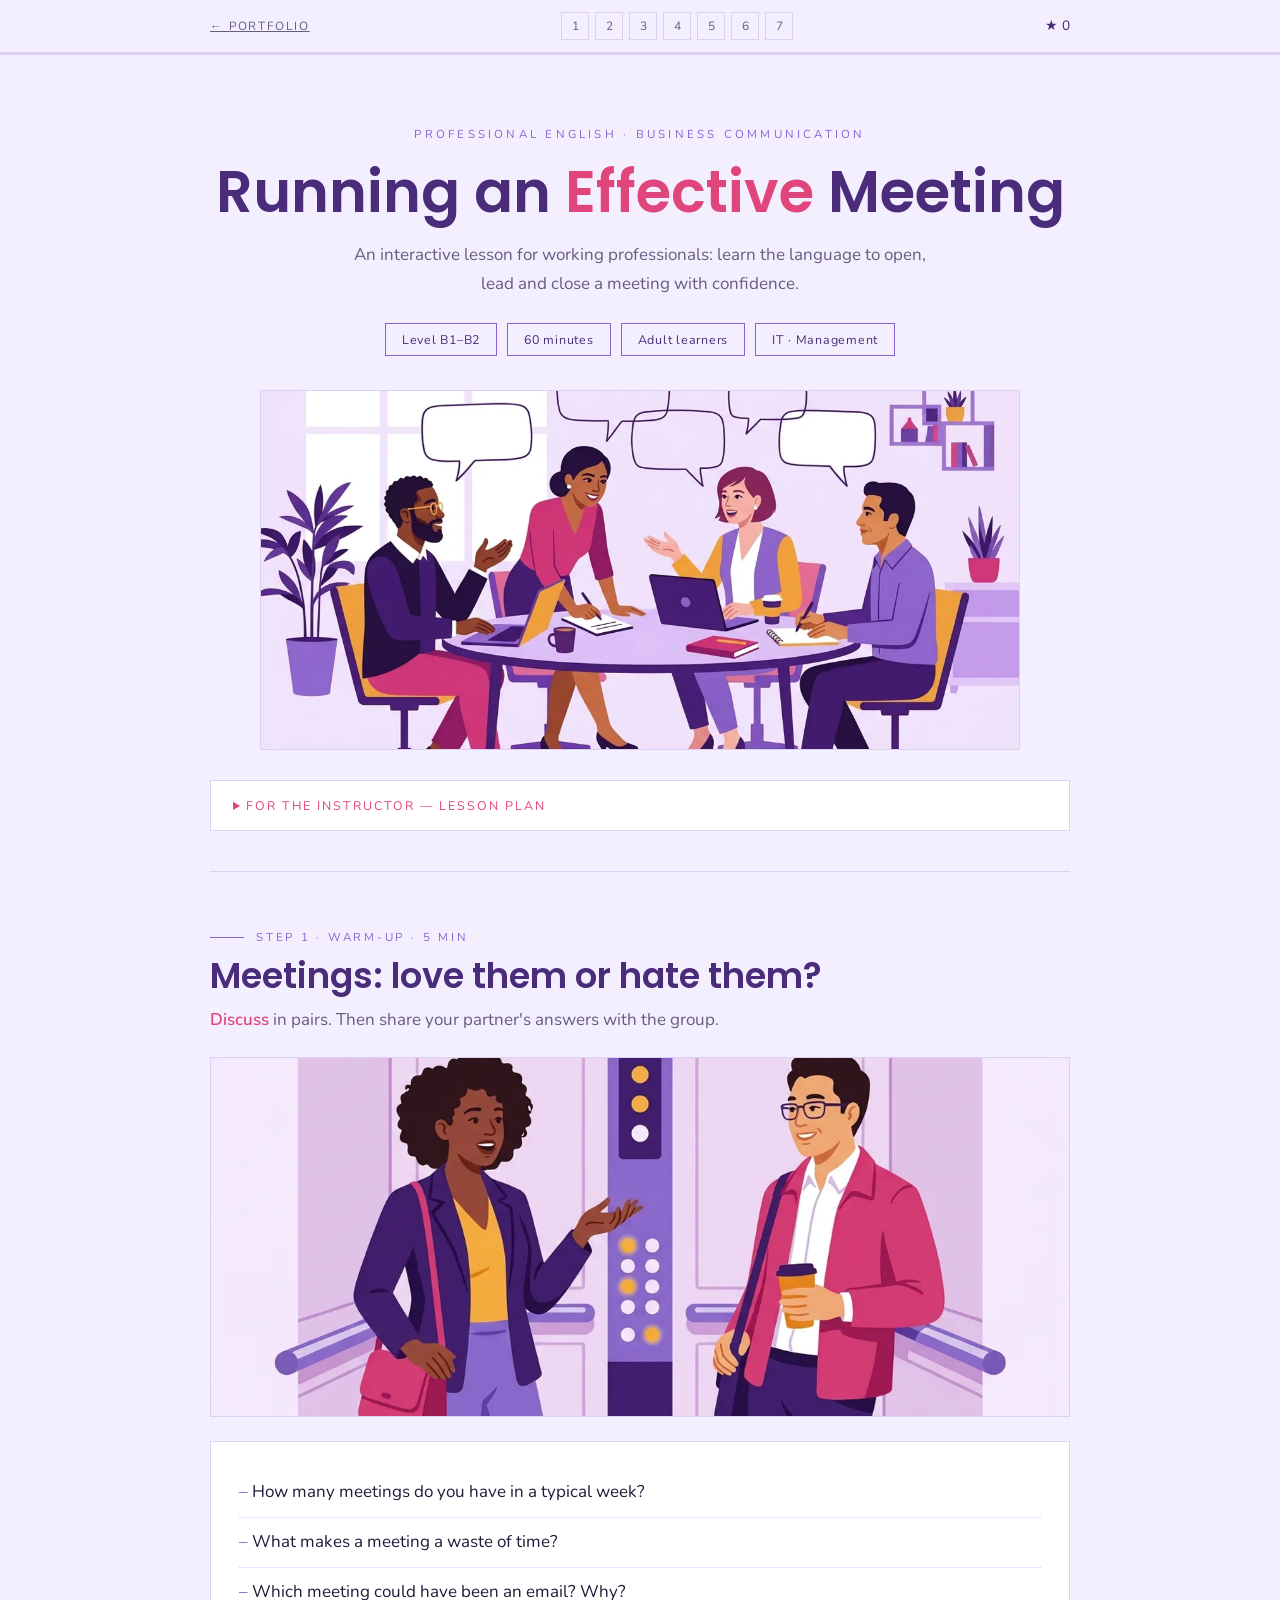
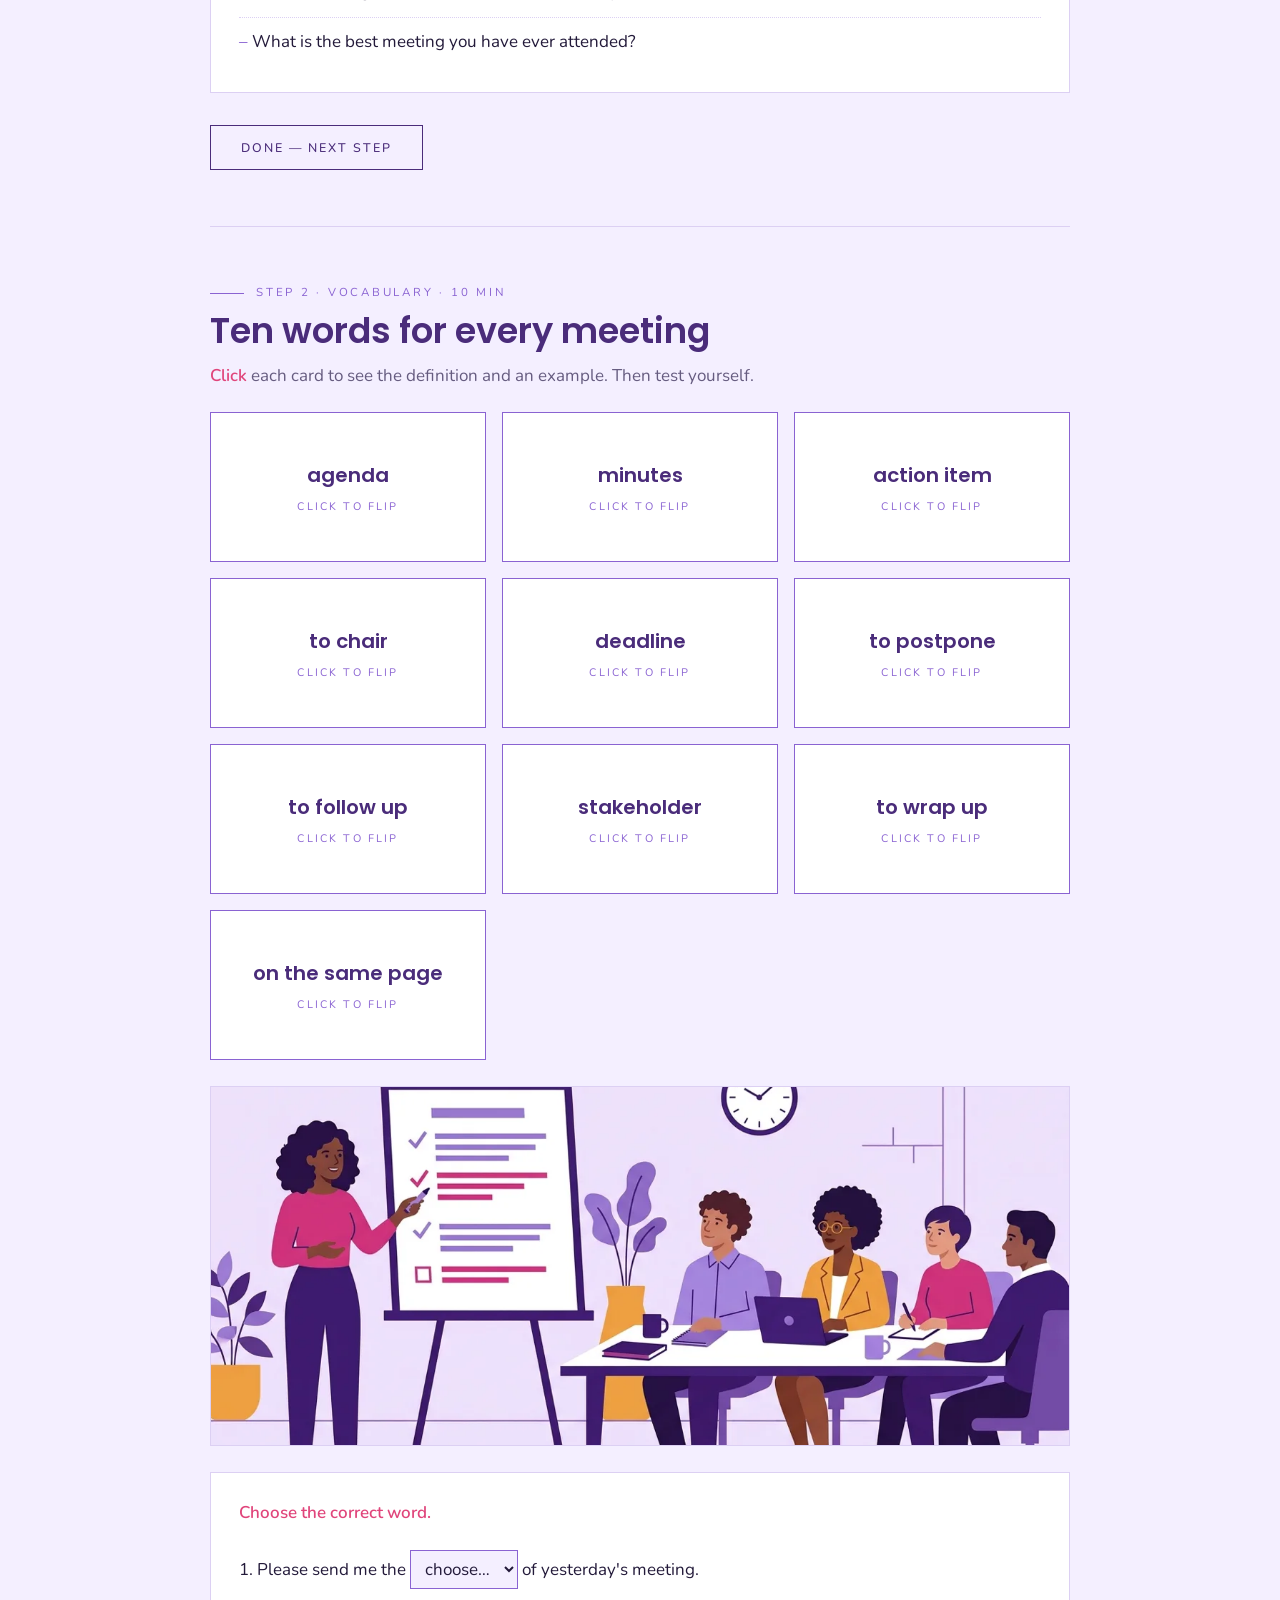
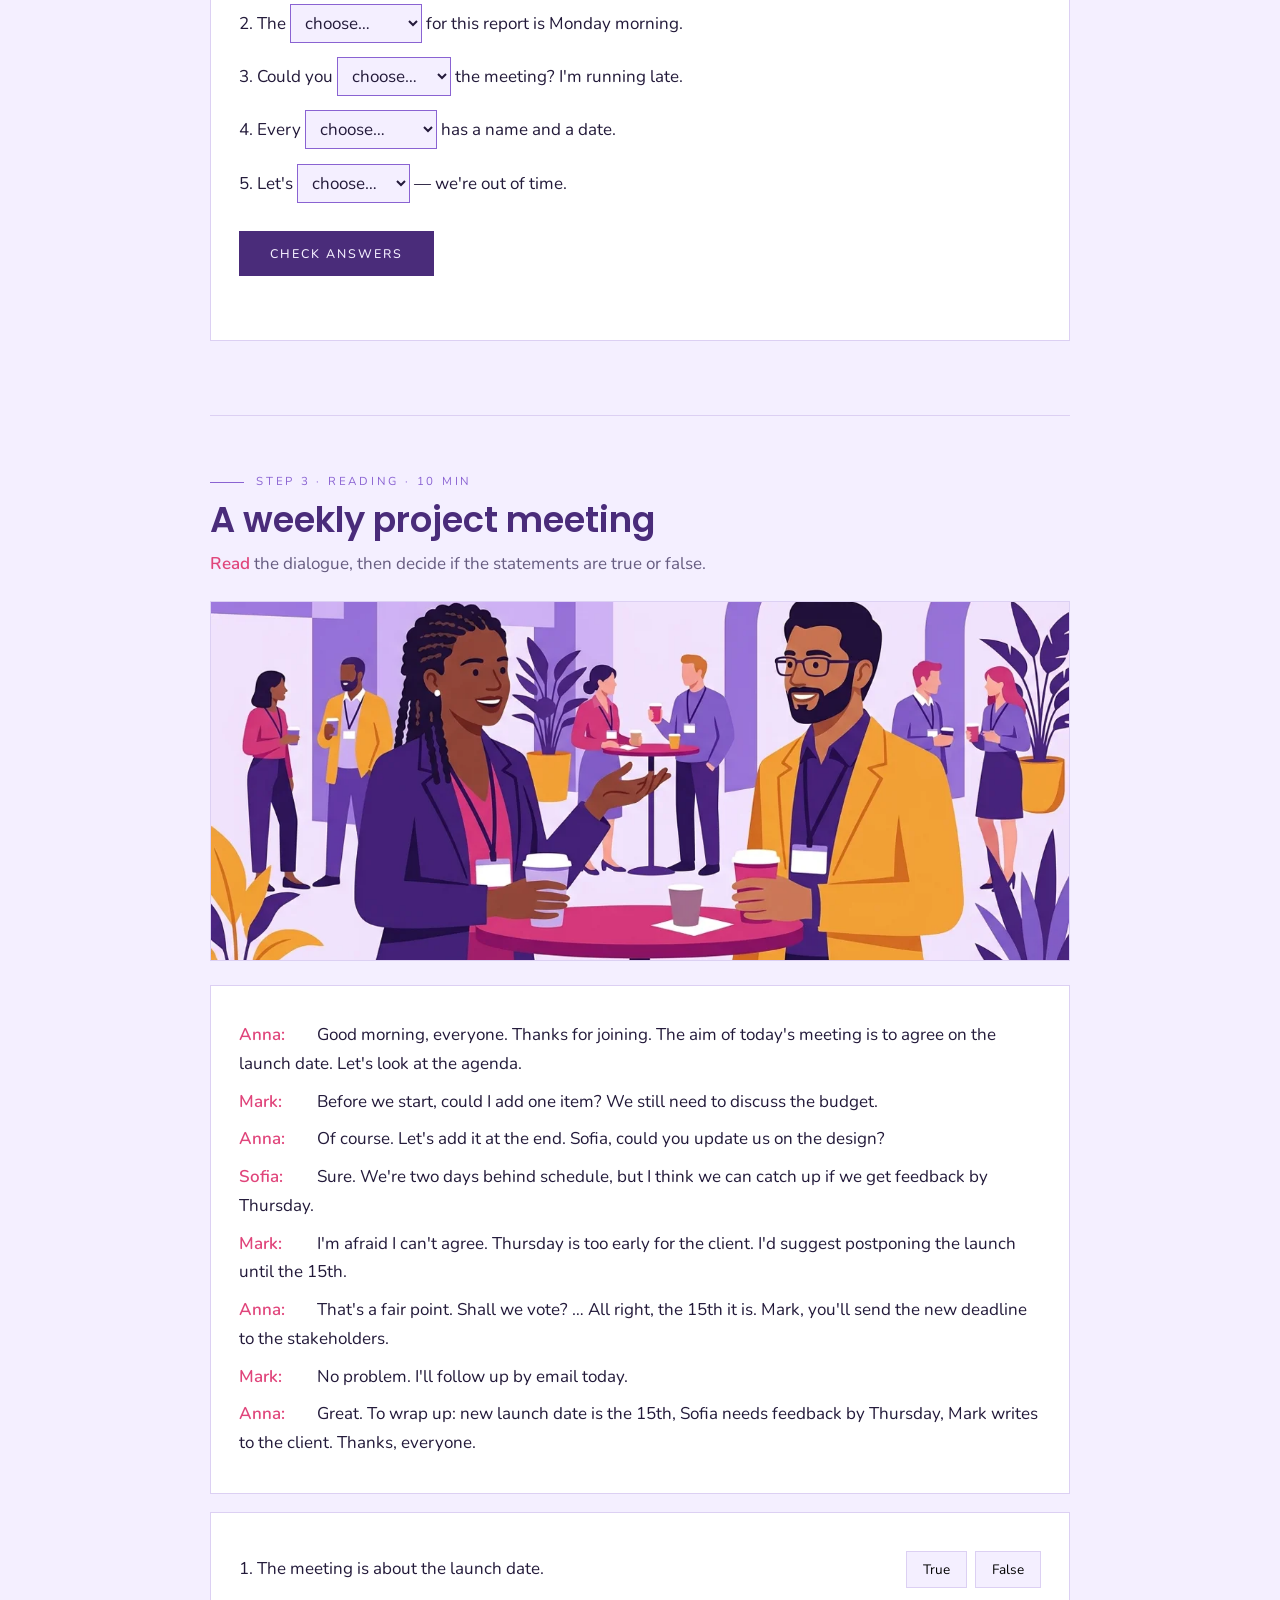
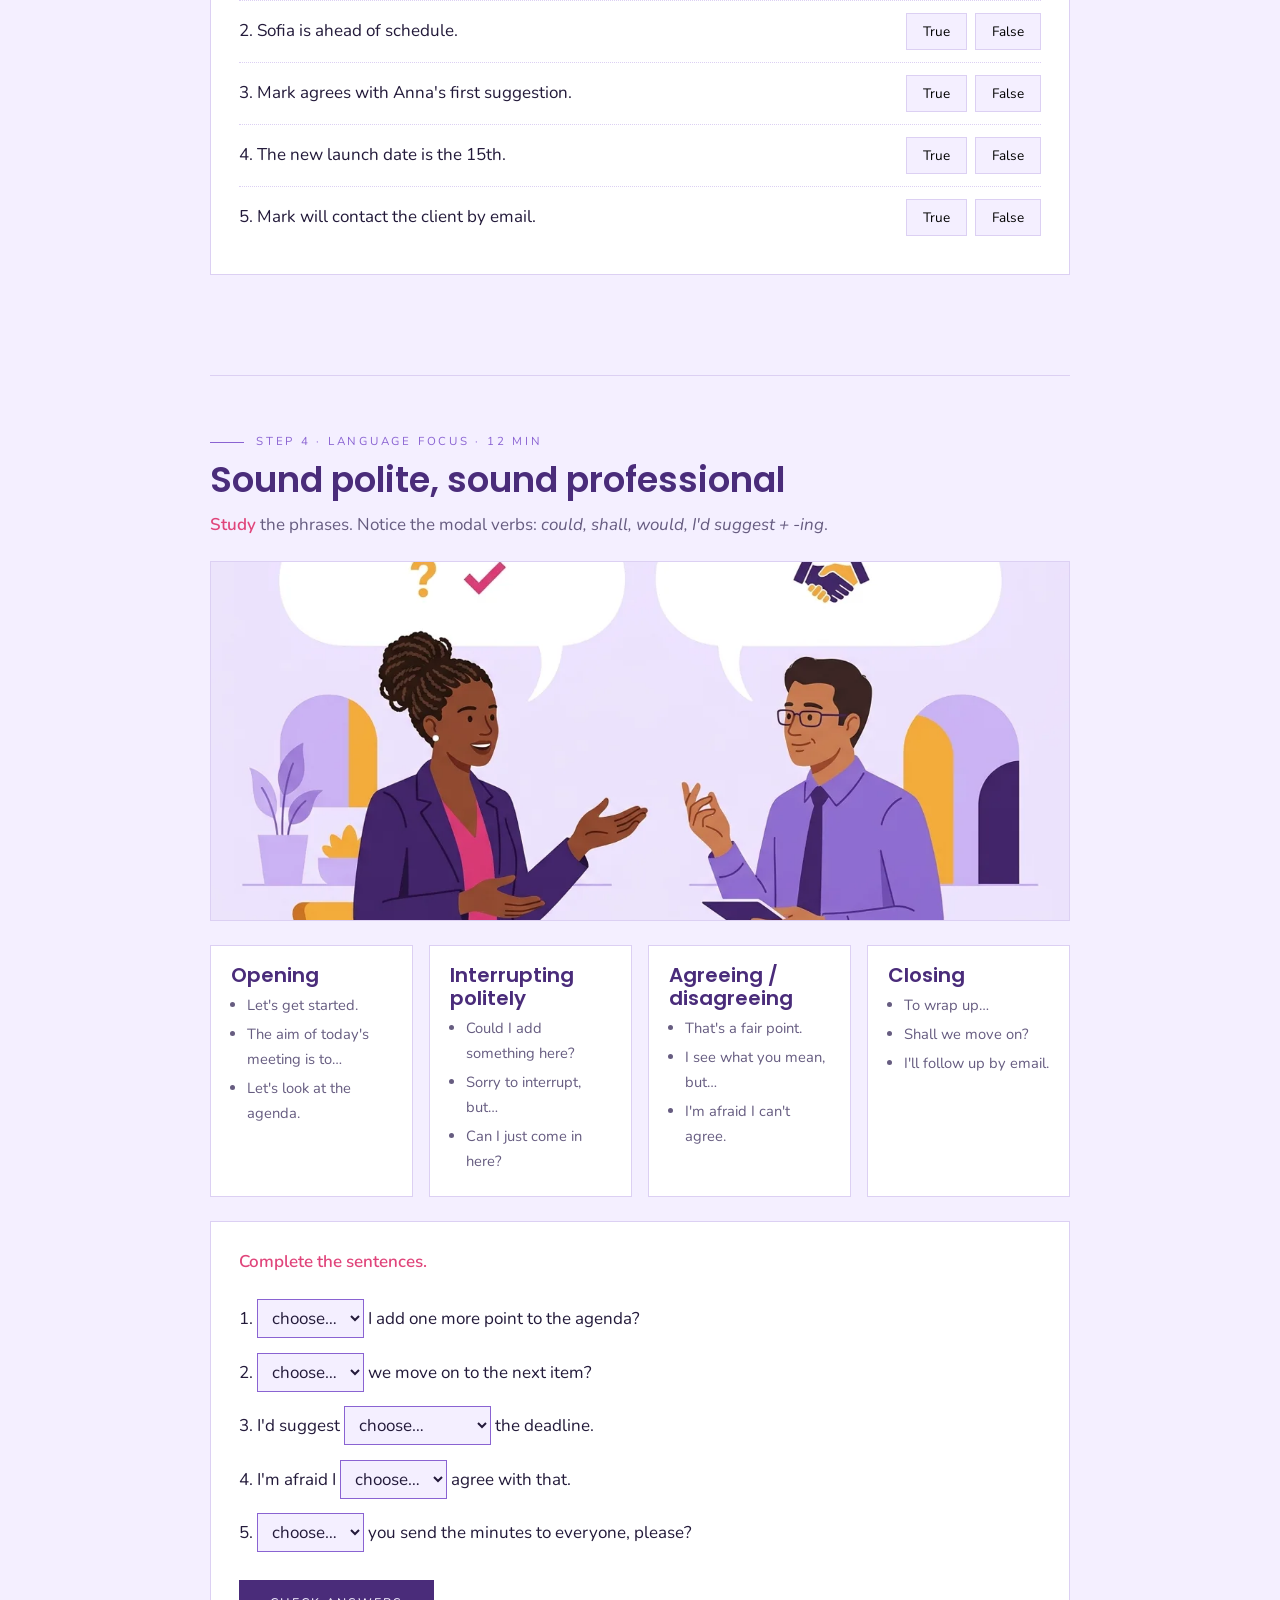
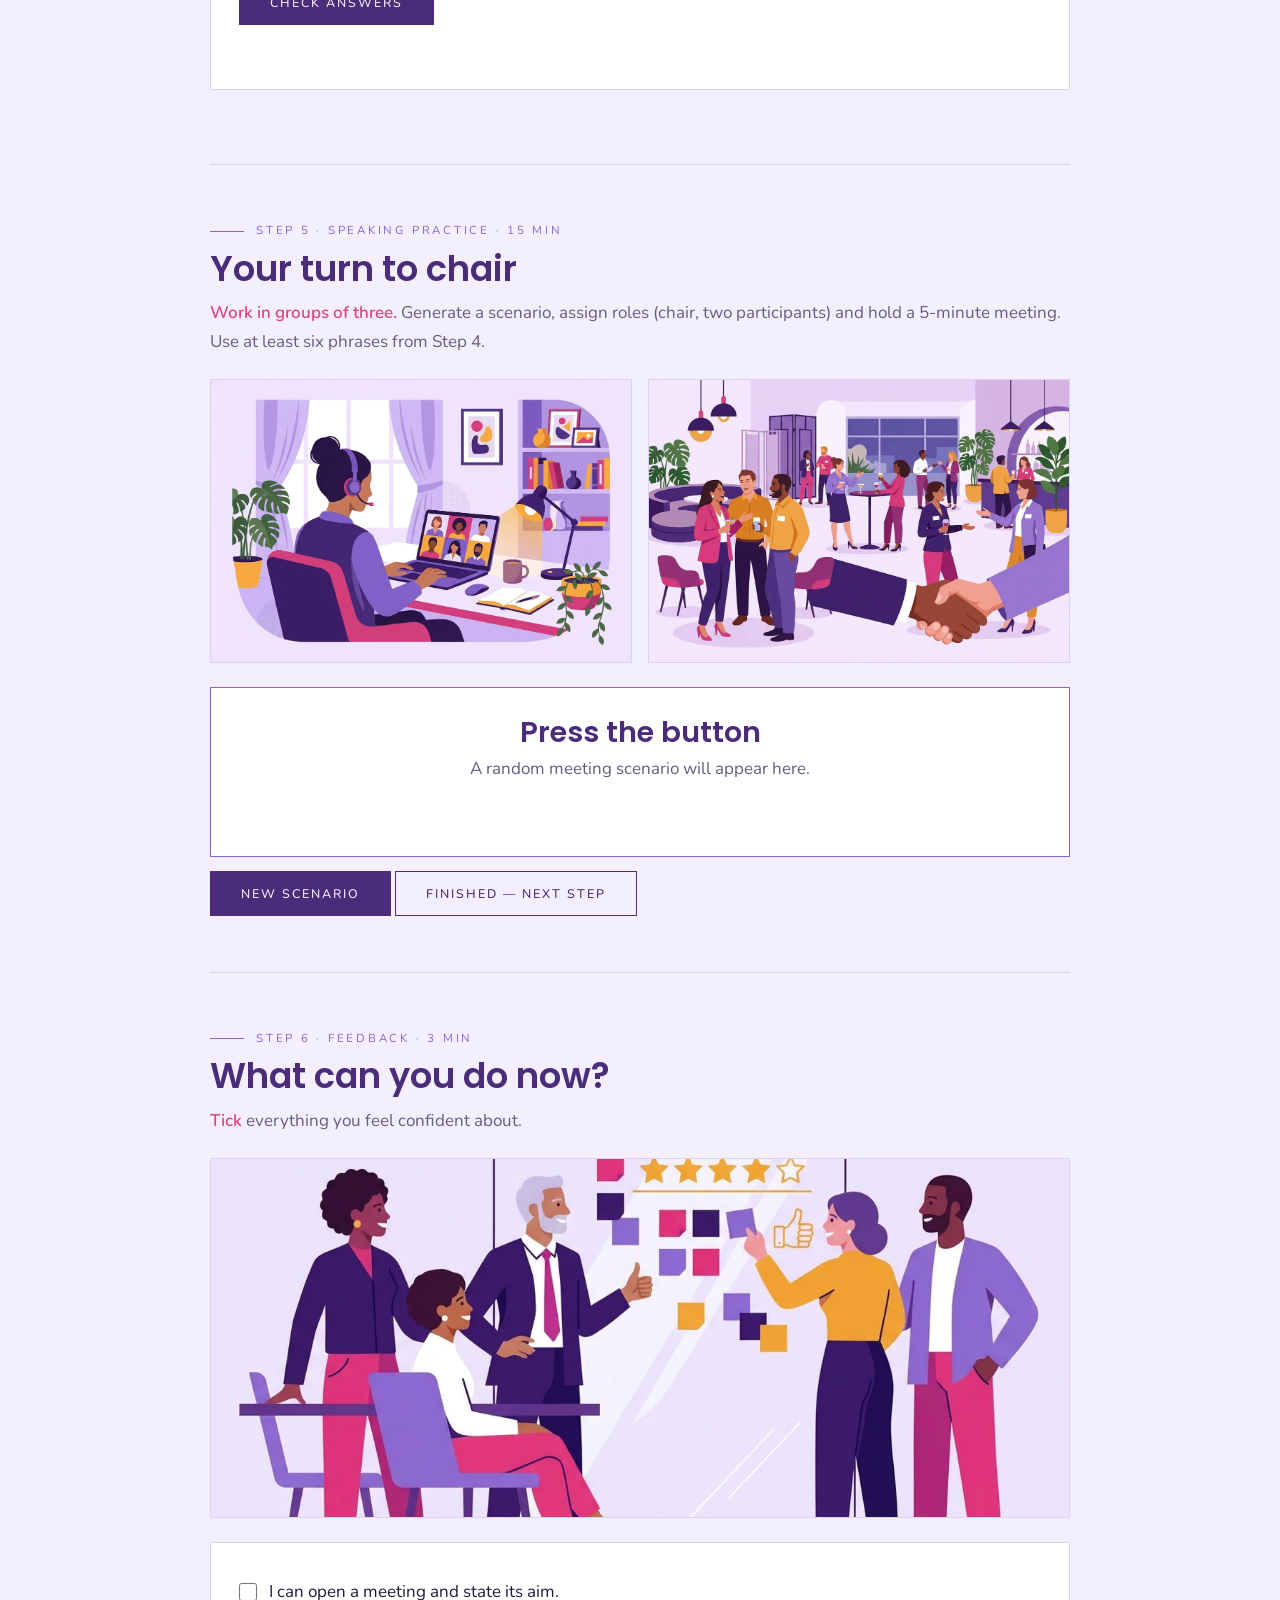
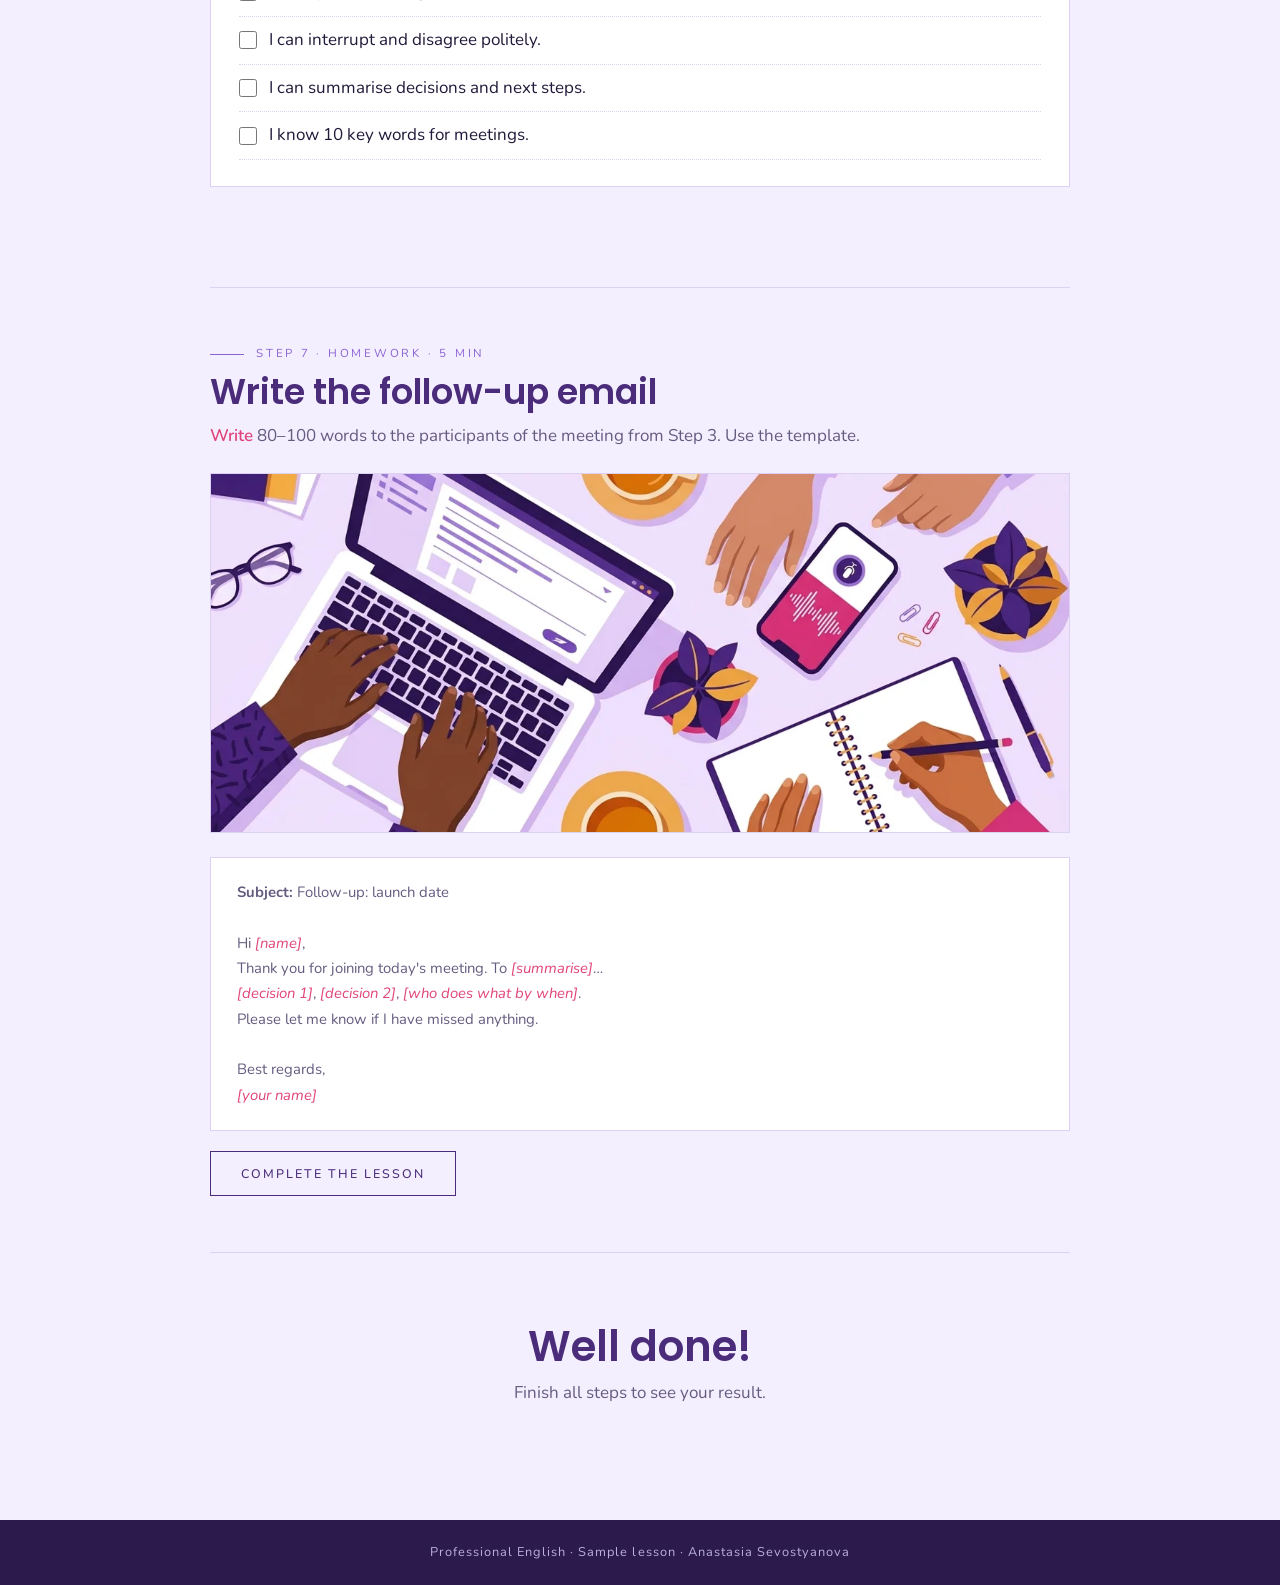
<file: lesson/index.html>
<!DOCTYPE html>
<html lang="en">
<head>
<meta charset="utf-8">
<meta name="viewport" content="width=device-width, initial-scale=1">
<title>Professional English: Running an Effective Meeting</title>
<link href="https://fonts.googleapis.com/css2?family=Poppins:wght@500;600;700&family=Nunito:wght@400;600;700&display=swap" rel="stylesheet">
<style>
:root{--ink:#231a3a;--soft:#665c80;--cream:#f4efff;--paper:#ffffff;--green:#4a2c7a;--burg:#e0457b;--gold:#8a63d2;--line:#dcd0f3;--ok:#e3f4ea;--no:#ffe0ea}
*{box-sizing:border-box;margin:0;padding:0}html{scroll-behavior:smooth}
body{font-family:Nunito,sans-serif;background:var(--cream);color:var(--ink);line-height:1.7;font-size:17px}
h1,h2,h3{font-family:Poppins,sans-serif;font-weight:600;color:var(--green);line-height:1.15}
.wrap{width:min(860px,92%);margin:auto}
header.top{position:sticky;top:0;z-index:20;background:#f4efffee;backdrop-filter:blur(8px);border-bottom:1px solid var(--line)}
.top .in{display:flex;justify-content:space-between;align-items:center;gap:16px;padding:12px 0;width:min(860px,92%);margin:auto}
.top a.back{font-size:.74rem;letter-spacing:.16em;text-transform:uppercase;color:var(--soft)}
.steps{display:flex;gap:6px;flex-wrap:wrap}
.steps a{text-decoration:none;width:28px;height:28px;border:1px solid var(--line);display:grid;place-items:center;font-size:.75rem;color:var(--soft);transition:.3s}
.steps a.done{background:var(--green);color:var(--cream);border-color:var(--green)}
.score{font-size:.85rem;color:var(--green);white-space:nowrap}
.bar{height:2px;background:var(--line)}.bar i{display:block;height:100%;width:0;background:var(--gold);transition:width .6s}
.hero{padding:70px 0 40px;text-align:center}
.eyebrow{font-size:.72rem;letter-spacing:.28em;text-transform:uppercase;color:var(--gold);margin-bottom:14px}
.hero h1{font-size:clamp(2.2rem,5.4vw,3.6rem)}.hero h1 em{color:var(--burg);font-style:normal}
.hero p.lead{color:var(--soft);max-width:600px;margin:16px auto 0}
.meta{display:flex;justify-content:center;gap:10px;flex-wrap:wrap;margin-top:24px}
.meta span{border:1px solid var(--gold);padding:5px 16px;font-size:.78rem;letter-spacing:.06em;color:var(--green)}
details.teacher{margin:30px 0 0;border:1px solid var(--line);background:var(--paper);text-align:left}
details.teacher summary{cursor:pointer;padding:14px 22px;font-size:.78rem;letter-spacing:.16em;text-transform:uppercase;color:var(--burg)}
details.teacher div{padding:0 22px 20px;color:var(--soft);font-size:.93rem}
details.teacher li{margin:.3rem 0 .3rem 1.2rem}
section.st{padding:56px 0;border-top:1px solid var(--line)}
.tag{display:flex;align-items:center;gap:12px;font-size:.72rem;letter-spacing:.24em;text-transform:uppercase;color:var(--gold);margin-bottom:8px}
.tag::before{content:"";width:34px;height:1px;background:var(--gold)}
section.st h2{font-size:clamp(1.6rem,3.4vw,2.2rem);margin-bottom:10px}
.task{color:var(--soft);margin-bottom:22px}.task b{color:var(--burg);font-weight:600}
.box{background:var(--paper);border:1px solid var(--line);padding:26px 28px;margin-bottom:18px}
.q{padding:10px 0;border-bottom:1px dotted var(--line)}.q:last-child{border:0}
.q::before{content:"– ";color:var(--gold)}
.cards{display:grid;grid-template-columns:repeat(auto-fill,minmax(230px,1fr));gap:16px}
.fc{perspective:900px;height:150px;cursor:pointer}
.fc .in{position:relative;width:100%;height:100%;transition:transform .7s;transform-style:preserve-3d}
.fc.flip .in{transform:rotateY(180deg)}
.fc .f,.fc .b{position:absolute;inset:0;backface-visibility:hidden;display:flex;flex-direction:column;align-items:center;justify-content:center;text-align:center;padding:14px;border:1px solid var(--gold);background:var(--paper)}
.fc .f b{font-family:Poppins,sans-serif;font-size:1.25rem;color:var(--green);font-weight:600}
.fc .f small{color:var(--gold);font-size:.68rem;letter-spacing:.2em;text-transform:uppercase;margin-top:6px}
.fc .b{background:var(--green);color:var(--cream);transform:rotateY(180deg);font-size:.9rem}
.fc .b i{display:block;margin-top:8px;color:#f6b73c;font-size:.82rem}
select,button.o{font:inherit}
select{padding:6px 10px;border:1px solid var(--gold);background:var(--cream);color:var(--ink);max-width:100%}
select.ok{background:var(--ok);border-color:var(--green)}select.no{background:var(--no);border-color:var(--burg)}
.btn{display:inline-block;padding:13px 30px;border:1px solid var(--green);background:var(--green);color:var(--cream);font:500 .78rem Nunito,sans-serif;letter-spacing:.16em;text-transform:uppercase;cursor:pointer;transition:.3s;margin-top:14px}
.btn:hover{background:var(--burg);border-color:var(--burg)}.btn.ghost{background:transparent;color:var(--green)}.btn.ghost:hover{color:var(--cream)}
.fb{margin-top:12px;font-style:italic;color:var(--soft);min-height:26px}
.dlg p{margin:.55rem 0}.dlg b{color:var(--burg);font-weight:600;display:inline-block;min-width:74px}
.tf{display:flex;justify-content:space-between;gap:14px;align-items:center;padding:12px 0;border-bottom:1px dotted var(--line)}
.tf:last-child{border:0}
.tf .ch{display:flex;gap:8px;flex:none}
.tf button{padding:6px 16px;border:1px solid var(--line);background:var(--cream);cursor:pointer;font:inherit;font-size:.85rem;transition:.25s}
.tf button:hover{border-color:var(--green)}
.tf button.ok{background:var(--ok);border-color:var(--green)}.tf button.no{background:var(--no);border-color:var(--burg)}
.phr{display:grid;grid-template-columns:repeat(auto-fit,minmax(185px,1fr));gap:16px}
.phr div{border:1px solid var(--line);padding:18px 20px;background:var(--paper)}
.phr h3{font-size:1.25rem;margin-bottom:6px}.phr li{margin:.25rem 0 .25rem 1rem;font-size:.92rem;color:var(--soft)}
.gap{margin:.9rem 0;line-height:2.1}
.role{border:1px solid var(--gold);padding:28px;text-align:center;background:var(--paper);min-height:170px}
.role h3{font-size:1.8rem;margin-bottom:6px}.role p{color:var(--soft);max-width:560px;margin:0 auto}
.role .pr{display:flex;gap:10px;justify-content:center;flex-wrap:wrap;margin-top:14px}
.role .pr span{border:1px solid var(--line);padding:4px 14px;font-size:.82rem}
.can label{display:flex;gap:12px;align-items:center;padding:9px 0;border-bottom:1px dotted var(--line);cursor:pointer}
.can input{accent-color:var(--green);width:18px;height:18px}
.mail{font-family:Nunito,sans-serif;background:#fff;border:1px solid var(--line);padding:22px 26px;font-size:.93rem;color:var(--soft)}
.mail em{color:var(--burg)}
.end{text-align:center;padding:70px 0 90px;border-top:1px solid var(--line)}
.end h2{font-size:2.6rem}
footer{background:#2d1a4d;color:#b9aedc;text-align:center;padding:22px;font-size:.8rem;letter-spacing:.08em}
.reveal{opacity:0;transform:translateY(22px);transition:opacity .9s,transform .9s}.reveal.in{opacity:1;transform:none}
@media(max-width:600px){.tf{flex-direction:column;align-items:flex-start}}
@media (prefers-reduced-motion:reduce){*{transition:none!important}.reveal{opacity:1;transform:none}}
.pic{width:100%;max-height:360px;object-fit:cover;display:block;border:1px solid var(--line);margin:0 0 24px;background:#fff}.pics{display:grid;grid-template-columns:1fr 1fr;gap:16px;margin-bottom:24px}.pics .pic{margin:0;height:100%;object-fit:cover}.hero .pic{margin:34px auto 0;max-width:760px}@media(max-width:600px){.pics{grid-template-columns:1fr}}
</style>
</head>
<body>
<header class="top">
  <div class="in"><a class="back" href="../index.html#works">← Portfolio</a>
    <div class="steps" id="steps"></div>
    <div class="score" id="score">★ 0</div></div>
  <div class="bar"><i id="bar"></i></div>
</header>

<div class="wrap">
<section class="hero">
  <p class="eyebrow">Professional English · Business Communication</p>
  <h1>Running an <em>Effective</em> Meeting</h1>
  <p class="lead">An interactive lesson for working professionals: learn the language to open, lead and close a meeting with confidence.</p>
  <div class="meta"><span>Level B1–B2</span><span>60 minutes</span><span>Adult learners</span><span>IT · Management</span></div>
  <img class="pic" src="img/hero.webp" alt="Colleagues in a meeting">
  <details class="teacher"><summary>For the instructor — lesson plan</summary><div>
    <p><b>Образец авторской разработки.</b> Урок спроектирован для взрослой аудитории (специалисты, менеджеры, IT).</p>
    <ul><li><b>Цель:</b> научить уверенно проводить рабочую встречу на английском и вести её протокол.</li>
    <li><b>Результаты:</b> студенты используют 10 ключевых слов встречи, вежливо перебивают и соглашаются, формулируют предложения с модальными конструкциями, пишут follow-up письмо.</li>
    <li><b>Ход:</b> 1 Warm-up (5 мин) → 2 Vocabulary (10) → 3 Reading (10) → 4 Language focus (12) → 5 Role-play (15) → 6 Feedback (3) → 7 Homework (5).</li>
    <li><b>Формат:</b> фронтальная работа, пары, мини-группы; самооценка по can-do дескрипторам.</li></ul></div></details>
</section>

<section class="st reveal" id="s1"><p class="tag">Step 1 · Warm-up · 5 min</p><h2>Meetings: love them or hate them?</h2>
<p class="task"><b>Discuss</b> in pairs. Then share your partner's answers with the group.</p>
<img class="pic" src="img/lift.webp" alt="Small talk in the lift">
<div class="box"><p class="q">How many meetings do you have in a typical week?</p><p class="q">What makes a meeting a waste of time?</p><p class="q">Which meeting could have been an email? Why?</p><p class="q">What is the best meeting you have ever attended?</p></div>
<button class="btn ghost" data-done="1">Done — next step</button></section>

<section class="st reveal" id="s2"><p class="tag">Step 2 · Vocabulary · 10 min</p><h2>Ten words for every meeting</h2>
<p class="task"><b>Click</b> each card to see the definition and an example. Then test yourself.</p>
<div class="cards" id="cards"></div>
<img class="pic" src="img/agenda.webp" alt="Leading a meeting with an agenda" style="margin-top:26px">
<div class="box" style="margin-top:26px"><p class="task"><b>Choose the correct word.</b></p><div id="vq"></div>
<button class="btn" id="vcheck">Check answers</button><p class="fb" id="vfb"></p></div></section>

<section class="st reveal" id="s3"><p class="tag">Step 3 · Reading · 10 min</p><h2>A weekly project meeting</h2>
<p class="task"><b>Read</b> the dialogue, then decide if the statements are true or false.</p>
<img class="pic" src="img/coffee.webp" alt="Conference coffee break">
<div class="box dlg">
<p><b>Anna:</b> Good morning, everyone. Thanks for joining. The aim of today's meeting is to agree on the launch date. Let's look at the agenda.</p>
<p><b>Mark:</b> Before we start, could I add one item? We still need to discuss the budget.</p>
<p><b>Anna:</b> Of course. Let's add it at the end. Sofia, could you update us on the design?</p>
<p><b>Sofia:</b> Sure. We're two days behind schedule, but I think we can catch up if we get feedback by Thursday.</p>
<p><b>Mark:</b> I'm afraid I can't agree. Thursday is too early for the client. I'd suggest postponing the launch until the 15th.</p>
<p><b>Anna:</b> That's a fair point. Shall we vote? … All right, the 15th it is. Mark, you'll send the new deadline to the stakeholders.</p>
<p><b>Mark:</b> No problem. I'll follow up by email today.</p>
<p><b>Anna:</b> Great. To wrap up: new launch date is the 15th, Sofia needs feedback by Thursday, Mark writes to the client. Thanks, everyone.</p></div>
<div class="box" id="tfbox"></div><p class="fb" id="tffb"></p></section>

<section class="st reveal" id="s4"><p class="tag">Step 4 · Language focus · 12 min</p><h2>Sound polite, sound professional</h2>
<p class="task"><b>Study</b> the phrases. Notice the modal verbs: <i>could, shall, would, I'd suggest + -ing</i>.</p>
<img class="pic" src="img/phrases.webp" alt="Polite phrases in conversation">
<div class="phr">
<div><h3>Opening</h3><ul><li>Let's get started.</li><li>The aim of today's meeting is to…</li><li>Let's look at the agenda.</li></ul></div>
<div><h3>Interrupting politely</h3><ul><li>Could I add something here?</li><li>Sorry to interrupt, but…</li><li>Can I just come in here?</li></ul></div>
<div><h3>Agreeing / disagreeing</h3><ul><li>That's a fair point.</li><li>I see what you mean, but…</li><li>I'm afraid I can't agree.</li></ul></div>
<div><h3>Closing</h3><ul><li>To wrap up…</li><li>Shall we move on?</li><li>I'll follow up by email.</li></ul></div></div>
<div class="box" style="margin-top:24px"><p class="task"><b>Complete the sentences.</b></p><div id="gq"></div>
<button class="btn" id="gcheck">Check answers</button><p class="fb" id="gfb"></p></div></section>

<section class="st reveal" id="s5"><p class="tag">Step 5 · Speaking practice · 15 min</p><h2>Your turn to chair</h2>
<p class="task"><b>Work in groups of three.</b> Generate a scenario, assign roles (chair, two participants) and hold a 5-minute meeting. Use at least six phrases from Step 4.</p>
<div class="pics"><img class="pic" src="img/video.webp" alt="Video call"><img class="pic" src="img/network.webp" alt="Networking evening"></div>
<div class="role" id="role"><h3>Press the button</h3><p>A random meeting scenario will appear here.</p></div>
<button class="btn" id="rbtn">New scenario</button> <button class="btn ghost" data-done="5">Finished — next step</button></section>

<section class="st reveal" id="s6"><p class="tag">Step 6 · Feedback · 3 min</p><h2>What can you do now?</h2>
<p class="task"><b>Tick</b> everything you feel confident about.</p>
<img class="pic" src="img/feedback.webp" alt="Feedback after a meeting">
<div class="box can" id="can">
<label><input type="checkbox"> I can open a meeting and state its aim.</label>
<label><input type="checkbox"> I can interrupt and disagree politely.</label>
<label><input type="checkbox"> I can summarise decisions and next steps.</label>
<label><input type="checkbox"> I know 10 key words for meetings.</label></div>
<p class="fb" id="canfb"></p></section>

<section class="st reveal" id="s7"><p class="tag">Step 7 · Homework · 5 min</p><h2>Write the follow-up email</h2>
<p class="task"><b>Write</b> 80–100 words to the participants of the meeting from Step 3. Use the template.</p>
<img class="pic" src="img/homework.webp" alt="Homework: voice message and notes">
<div class="mail"><p><b>Subject:</b> Follow-up: launch date</p><br><p>Hi <em>[name]</em>,</p><p>Thank you for joining today's meeting. To <em>[summarise]</em>…</p><p><em>[decision 1]</em>, <em>[decision 2]</em>, <em>[who does what by when]</em>.</p><p>Please let me know if I have missed anything.</p><br><p>Best regards,<br><em>[your name]</em></p></div>
<button class="btn ghost" data-done="7" style="margin-top:20px">Complete the lesson</button></section>

<div class="end" id="end"><h2>Well done!</h2><p class="task" id="endtxt" style="margin-top:8px">Finish all steps to see your result.</p></div>
</div>
<footer>Professional English · Sample lesson · Anastasia Sevostyanova</footer>

<script>
const $=(s,r=document)=>r.querySelector(s),$$=(s,r=document)=>[...r.querySelectorAll(s)];
let score=0,done=new Set();const N=7;
const addScore=n=>{score+=n;$('#score').textContent='★ '+score};
function mark(i){done.add(i);$$('#steps a')[i-1].classList.add('done');$('#bar').style.width=done.size/N*100+'%';
  if(done.size===N)$('#endtxt').textContent=`You completed all ${N} steps and earned ★ ${score}. See you at the next meeting!`}
$('#steps').innerHTML=Array.from({length:N},(_,i)=>`<a href="#s${i+1}">${i+1}</a>`).join('');
$$('[data-done]').forEach(b=>b.onclick=()=>{const i=+b.dataset.done;mark(i);const n=$('#s'+(i+1));n&&n.scrollIntoView({behavior:'smooth'})});
const io=new IntersectionObserver(e=>e.forEach(x=>x.isIntersecting&&(x.target.classList.add('in'),io.unobserve(x.target))),{threshold:.1});$$('.reveal').forEach(e=>io.observe(e));

const V=[['agenda','a list of items to discuss','Let\'s look at the agenda.'],['minutes','the written record of a meeting','Who is taking the minutes?'],['action item','a task assigned to a person','Each action item has an owner.'],['to chair','to lead a meeting','Anna will chair the meeting.'],['deadline','the date by which work must be done','The deadline is Friday.'],['to postpone','to move to a later time','We need to postpone the launch.'],['to follow up','to take further action after a meeting','I\'ll follow up by email.'],['stakeholder','a person with an interest in a project','Send it to all stakeholders.'],['to wrap up','to finish; to summarise','Let\'s wrap up.'],['on the same page','sharing the same understanding','Let\'s make sure we\'re on the same page.']];
$('#cards').innerHTML=V.map(v=>`<div class="fc"><div class="in"><div class="f"><b>${v[0]}</b><small>click to flip</small></div><div class="b">${v[1]}<i>“${v[2]}”</i></div></div></div>`).join('');
$$('.fc').forEach(c=>c.onclick=()=>c.classList.toggle('flip'));
function quiz(boxId,items,btn,fbId,stepNo){
  $(boxId).innerHTML=items.map((it,i)=>`<p class="gap">${i+1}. ${it.t.replace('___',`<select data-i="${i}"><option value="">choose…</option>${it.o.map(o=>`<option>${o}</option>`).join('')}</select>`)}</p>`).join('');
  let paid=false;
  $(btn).onclick=()=>{let ok=0;$$('select',$(boxId)).forEach(s=>{const r=s.value===items[+s.dataset.i].a;s.className=r?'ok':'no';ok+=r});
    $(fbId).textContent=ok===items.length?'Excellent! All correct.':`${ok} of ${items.length} correct. Fix the red answers and check again.`;
    if(ok===items.length&&!paid){paid=true;addScore(items.length);mark(stepNo)}}}
quiz('#vq',[{t:'Please send me the ___ of yesterday\'s meeting.',o:['minutes','agenda','deadline'],a:'minutes'},{t:'The ___ for this report is Monday morning.',o:['stakeholder','deadline','agenda'],a:'deadline'},{t:'Could you ___ the meeting? I\'m running late.',o:['chair','postpone','follow up'],a:'postpone'},{t:'Every ___ has a name and a date.',o:['action item','minute','stakeholder'],a:'action item'},{t:'Let\'s ___ — we\'re out of time.',o:['wrap up','postpone','chair'],a:'wrap up'}],'#vcheck','#vfb',2);
quiz('#gq',[{t:'___ I add one more point to the agenda?',o:['Could','Do','Am'],a:'Could'},{t:'___ we move on to the next item?',o:['Shall','Do','Are'],a:'Shall'},{t:'I\'d suggest ___ the deadline.',o:['postponing','postpone','to postponing'],a:'postponing'},{t:'I\'m afraid I ___ agree with that.',o:['can\'t','don\'t','aren\'t'],a:'can\'t'},{t:'___ you send the minutes to everyone, please?',o:['Would','Are','Have'],a:'Would'}],'#gcheck','#gfb',4);

const TF=[['The meeting is about the launch date.',true],['Sofia is ahead of schedule.',false],['Mark agrees with Anna\'s first suggestion.',false],['The new launch date is the 15th.',true],['Mark will contact the client by email.',true]];
let tfOk=new Set(),tfPaid=false;
$('#tfbox').innerHTML=TF.map((t,i)=>`<div class="tf"><span>${i+1}. ${t[0]}</span><span class="ch"><button data-i="${i}" data-v="1">True</button><button data-i="${i}" data-v="0">False</button></span></div>`).join('');
$$('#tfbox button').forEach(b=>b.onclick=()=>{const i=+b.dataset.i,r=(b.dataset.v==='1')===TF[i][1];
  $$(`#tfbox button[data-i="${i}"]`).forEach(x=>x.className='');b.className=r?'ok':'no';
  r?tfOk.add(i):tfOk.delete(i);$('#tffb').textContent=tfOk.size===TF.length?'All correct — well read!':`${tfOk.size} of ${TF.length} correct so far.`;
  if(tfOk.size===TF.length&&!tfPaid){tfPaid=true;addScore(5);mark(3)}});

const S=[['A supplier has missed a delivery date.','You are the project manager.','Chair','Postpone the launch','Agree on a new deadline'],['The team wants to switch to a new software tool.','One participant strongly disagrees.','Chair','Compare pros and cons','Reach a decision'],['A client is unhappy with the first design.','You must listen and propose a solution.','Chair','Interrupt politely','Assign action items'],['Your department budget has been cut by 10%.','Decide what to postpone.','Chair','Disagree politely','Summarise and follow up']];
$('#rbtn').onclick=()=>{const s=S[Math.floor(Math.random()*S.length)];$('#role').innerHTML=`<h3>${s[0]}</h3><p>${s[1]}</p><div class="pr"><span>Roles: ${s[2]} + 2 participants</span><span>Goal: ${s[4]}</span><span>Use: ${s[3]}</span></div>`};
let canPaid=false;$$('#can input').forEach(c=>c.onchange=()=>{const n=$$('#can input:checked').length;$('#canfb').textContent=n===4?'You can do it all. Excellent progress!':`${n} of 4 skills confident. Review the Language focus to practise more.`;
  if(n===4&&!canPaid){canPaid=true;addScore(2);mark(6)}});
</script>
</body>
</html>
</file>
<file: style.css>
:root{
  --ink:#1e1e1b;--soft:#5e5a50;--cream:#f6f1e7;--paper:#fbf8f1;--green:#1f3a2e;--green2:#2c4f3f;--burg:#6b1e2e;--gold:#a8874a;--line:#ddd3bf;
}
*{box-sizing:border-box;margin:0;padding:0}
html{scroll-behavior:smooth}
body{font-family:'Lora',Georgia,serif;color:var(--ink);background:var(--cream);line-height:1.75;overflow-x:hidden;font-size:17px}
img{max-width:100%;display:block}
a{color:inherit;text-decoration:none}
.wrap{width:min(1120px,90%);margin:auto}
h1,h2,h3{font-family:'Cormorant Garamond',Georgia,serif;font-weight:600;line-height:1.12;letter-spacing:.005em}
h2{font-size:clamp(2.1rem,4vw,3.2rem);margin-bottom:1rem;color:var(--green)}
.grad{color:var(--burg);font-style:italic}
.eyebrow{font-family:'Lora',serif;font-size:.74rem;letter-spacing:.28em;text-transform:uppercase;color:var(--gold);margin-bottom:.9rem;display:flex;align-items:center;gap:14px}
.eyebrow::before{content:"";width:38px;height:1px;background:var(--gold)}
.eyebrow.light{color:#d3b886}.eyebrow.light::before{background:#d3b886}
.sec{padding:110px 0;position:relative}
.sub{max-width:680px;color:var(--soft);margin-bottom:2.2rem}
.sub-h{font-size:2rem;color:var(--green);margin:3.4rem 0 .4rem}

.progress{position:fixed;top:0;left:0;height:2px;width:0;background:var(--gold);z-index:200}

/* nav */
.nav{position:fixed;top:0;left:0;right:0;display:flex;justify-content:space-between;align-items:center;padding:16px 5%;background:#f6f1e7ee;backdrop-filter:blur(8px);border-bottom:1px solid var(--line);z-index:100}
.logo{font-family:'Cormorant Garamond',serif;font-weight:700;font-size:1.7rem;color:var(--green);letter-spacing:.06em}.logo span{color:var(--gold)}
.nav nav{display:flex;gap:4px;align-items:center}
.nav nav a{padding:6px 14px;font-size:.82rem;letter-spacing:.1em;text-transform:uppercase;color:var(--soft);transition:.3s;position:relative}
.nav nav a:hover{color:var(--green)}
.nav nav a:not(.btn-sm)::after{content:"";position:absolute;left:14px;right:14px;bottom:2px;height:1px;background:var(--gold);transform:scaleX(0);transition:.35s}
.nav nav a:hover::after{transform:scaleX(1)}
.btn-sm{border:1px solid var(--green);color:var(--green)!important;margin-left:10px}
.btn-sm:hover{background:var(--green);color:var(--cream)!important}
.burger{display:none;background:none;border:0;cursor:pointer;width:34px;height:28px;flex-direction:column;justify-content:center;gap:6px}
.burger i{display:block;height:1px;background:var(--green)}

/* buttons */
.btn{display:inline-block;padding:15px 34px;border:1px solid var(--green);cursor:pointer;font:500 .82rem 'Lora',serif;letter-spacing:.16em;text-transform:uppercase;color:var(--cream);background:var(--green);transition:.35s}
.btn:hover{background:var(--burg);border-color:var(--burg)}
.btn.ghost{background:transparent;color:var(--green)}
.btn.ghost:hover{background:var(--green);color:var(--cream);border-color:var(--green)}
.btn.light{background:var(--cream);color:var(--green);border-color:var(--cream)}
.btn.light:hover{background:transparent;color:var(--cream)}
.btn.ghost-l{background:transparent;color:var(--cream);border-color:#d3b886}
.btn.ghost-l:hover{background:#d3b886;color:var(--green)}
.cta{display:flex;flex-wrap:wrap;gap:14px;margin:1.8rem 0}
.cta.center{justify-content:center}

/* hero */
.hero{min-height:100vh;padding:130px 0 0;position:relative;display:flex;flex-direction:column;justify-content:space-between;background:radial-gradient(circle at 85% 20%,#efe6d2,transparent 55%),var(--cream)}
.hero-grid{display:grid;grid-template-columns:1.25fr 1fr;gap:70px;align-items:center;padding-bottom:70px}
.chip{display:inline-block;font-size:.74rem;letter-spacing:.24em;text-transform:uppercase;color:var(--gold);border-top:1px solid var(--gold);border-bottom:1px solid var(--gold);padding:8px 0;margin-bottom:1.6rem}
h1{font-size:clamp(2.6rem,5.2vw,4.6rem);font-weight:600;margin-bottom:1.4rem;color:var(--green)}
.lead{font-size:1.08rem;color:var(--soft);max-width:560px}
.typed{font-size:.95rem;color:var(--soft);font-style:italic}.typed b{color:var(--burg);font-weight:500}
.caret{color:var(--gold);animation:blink 1s steps(1) infinite}@keyframes blink{50%{opacity:0}}
.hero-photo{position:relative;display:grid;place-items:center;min-height:520px}
.photo-frame{width:min(370px,86%);aspect-ratio:3/4;border-radius:200px 200px 4px 4px;overflow:hidden;border:1px solid var(--gold);padding:12px;background:var(--paper);position:relative;z-index:2;box-shadow:0 24px 50px #1f3a2e22}
.photo-frame img{width:100%;height:100%;object-fit:cover;object-position:center 20%;border-radius:190px 190px 2px 2px}
.ring{position:absolute;border:1px solid var(--gold);opacity:.55;border-radius:220px 220px 4px 4px}
.r1{width:min(410px,92%);height:min(540px,100%);transform:translate(16px,16px)}
.r2{display:none}
.badge{position:absolute;background:var(--paper);padding:10px 18px;font-size:.8rem;border:1px solid var(--line);z-index:3;color:var(--soft);letter-spacing:.03em;box-shadow:0 10px 24px #1f3a2e14}
.badge b{font-family:'Cormorant Garamond',serif;color:var(--burg);font-size:1.5rem;margin-right:6px;font-weight:700}
.bd1{top:10%;left:-6%}.bd2{bottom:18%;right:-8%}.bd3{bottom:-1%;left:2%;background:var(--green);color:var(--cream);border-color:var(--green)}
.marquee{border-top:1px solid var(--line);border-bottom:1px solid var(--line);padding:16px 0;overflow:hidden;background:var(--paper)}
.track{display:flex;gap:44px;width:max-content;animation:mq 50s linear infinite;font-family:'Cormorant Garamond',serif;font-weight:600;font-size:1.15rem;font-style:italic;color:var(--green)}
.track span::after{content:"◆";color:var(--gold);margin-left:44px;font-size:.55rem;vertical-align:middle;font-style:normal}
@keyframes mq{to{transform:translateX(-50%)}}

/* about */
.about-grid{display:grid;grid-template-columns:1fr 1.2fr;gap:70px;align-items:start}
.about-text p{margin-bottom:1.1rem;color:var(--soft)}
.tags{display:flex;flex-wrap:wrap;gap:10px;margin-top:1.4rem}
.tags span{padding:7px 16px;font-size:.8rem;letter-spacing:.04em;border:1px solid var(--gold);color:var(--green);background:transparent;transition:.3s}
.tags span:hover{background:var(--green);color:var(--cream);border-color:var(--green)}

/* numbers */
.numbers{background:var(--green);color:var(--cream)}
.num-grid{display:grid;grid-template-columns:repeat(3,1fr);gap:0;margin-top:2rem;border-top:1px solid #ffffff2a;border-left:1px solid #ffffff2a}
.num{padding:38px 32px;border-right:1px solid #ffffff2a;border-bottom:1px solid #ffffff2a;transition:.4s}
.num:hover{background:#ffffff0d}
.num b{display:block;font-family:'Cormorant Garamond',serif;font-weight:600;font-size:clamp(2.8rem,4.6vw,4rem);color:#d3b886;line-height:1.05;margin-bottom:.6rem}
.num span{color:#e9e2d0;font-size:.95rem;display:block}

/* works */
.filters{display:flex;flex-wrap:wrap;gap:8px;margin:1.2rem 0 2.6rem}
.filters button{padding:9px 22px;border:1px solid var(--line);background:transparent;font:500 .76rem 'Lora',serif;letter-spacing:.14em;text-transform:uppercase;cursor:pointer;transition:.3s;color:var(--soft)}
.filters button:hover{border-color:var(--green);color:var(--green)}
.filters button.on{background:var(--green);color:var(--cream);border-color:var(--green)}
.cards{display:grid;grid-template-columns:repeat(6,1fr);gap:28px}
.card{grid-column:span 2;background:var(--paper);border:1px solid var(--line);overflow:hidden;cursor:zoom-in;transition:transform .5s,box-shadow .5s,border-color .5s;display:flex;flex-direction:column}
.card.big{grid-column:span 3}
.card:hover{transform:translateY(-6px);box-shadow:0 22px 44px #1f3a2e1c;border-color:var(--gold)}
.card.hide{display:none}
.shot{aspect-ratio:16/10;overflow:hidden;background:#ece4d2;position:relative;border-bottom:1px solid var(--line)}
.shot.tall{aspect-ratio:4/3}
.shot img{width:100%;height:100%;object-fit:cover;object-position:top;transition:transform 1s}
.shot.doc{background:#fff}.shot.doc img{object-fit:contain;object-position:center}
.card:hover .shot img{transform:scale(1.04)}
.shot::after{content:"Увеличить";position:absolute;right:12px;bottom:12px;background:var(--green);color:var(--cream);padding:5px 14px;font-size:.7rem;letter-spacing:.14em;text-transform:uppercase;opacity:0;transition:.3s}
.card:hover .shot::after{opacity:1}
.body{padding:24px 26px 30px}
.body h3{font-size:1.45rem;margin:.6rem 0 .5rem;color:var(--green)}
.body p{color:var(--soft);font-size:.93rem;line-height:1.65}
.pill{font-size:.68rem;letter-spacing:.18em;text-transform:uppercase;color:var(--gold);border-bottom:1px solid var(--gold);padding-bottom:2px}
.pill.pink,.pill.violet,.pill.teal,.pill.yellow{color:var(--gold)}

/* docs */
.docs{background:var(--paper);border-top:1px solid var(--line);border-bottom:1px solid var(--line)}
.doc-grid{display:grid;grid-template-columns:1fr 1fr;gap:40px}
.doc{background:var(--cream);border:1px solid var(--line);padding:30px;transition:.4s}
.doc:hover{border-color:var(--gold);box-shadow:0 22px 44px #1f3a2e18}
.doc-imgs{display:grid;grid-template-columns:1fr 1fr;gap:14px;margin-bottom:1.6rem;cursor:zoom-in}
.doc-imgs img{border:1px solid var(--line);background:#fff;aspect-ratio:3/4;object-fit:cover;object-position:top;transition:transform .5s}
.doc-imgs img:nth-child(2){object-position:top left}
.doc-imgs:hover img:first-child{transform:rotate(-1.5deg)}.doc-imgs:hover img:last-child{transform:rotate(1.5deg)}
.doc h3{font-size:1.6rem;color:var(--green);margin-bottom:.5rem}
.doc p{color:var(--soft);font-size:.93rem}
.dl{display:flex;gap:12px;flex-wrap:wrap;margin-top:1.3rem}
.dl a{padding:10px 22px;font-size:.74rem;letter-spacing:.14em;text-transform:uppercase;border:1px solid var(--green);color:var(--green);transition:.3s}
.dl a:first-child{background:var(--green);color:var(--cream)}
.dl a:hover{background:var(--burg);border-color:var(--burg);color:var(--cream)}

/* play */
.play{background:var(--cream)}
.game{max-width:760px;background:var(--paper);padding:38px;border:1px solid var(--gold);box-shadow:0 24px 50px #1f3a2e14;position:relative}
.game::before{content:"";position:absolute;inset:7px;border:1px solid var(--line);pointer-events:none}
.game-top{display:flex;align-items:center;gap:16px;margin-bottom:28px;font-size:.9rem}
.lvl{color:var(--burg);font-size:.72rem;letter-spacing:.18em;text-transform:uppercase;white-space:nowrap}
.gbar{flex:1;height:2px;background:var(--line)}
.gbar i{display:block;height:100%;width:0;background:var(--gold);transition:width .6s}
.stars{white-space:nowrap;color:var(--green);font-weight:500}.stars.pop{animation:pop .5s}
@keyframes pop{40%{transform:scale(1.25)}}
.q{font-family:'Cormorant Garamond',serif;font-size:clamp(1.5rem,2.6vw,2rem);font-weight:600;margin-bottom:1.5rem;color:var(--green)}
.q .em{display:none}
.opts{display:grid;grid-template-columns:1fr 1fr;gap:14px}
.opt{padding:15px;border:1px solid var(--line);background:var(--cream);font:500 1rem 'Lora',serif;cursor:pointer;transition:.25s;color:var(--ink)}
.opt:hover:not(:disabled){border-color:var(--green);background:#fff}
.opt.ok{background:#e1ebe2;border-color:var(--green2);color:var(--green)}
.opt.no{background:#f1dfe0;border-color:var(--burg);color:var(--burg);animation:shake .4s}
@keyframes shake{25%{transform:translateX(-6px)}75%{transform:translateX(6px)}}
.game-fb{min-height:36px;margin:1.2rem 0;font-style:italic;color:var(--soft)}
.end{text-align:center}.end .big{display:none}.end h3{margin:.6rem 0;font-size:2rem;color:var(--green)}
#confetti{display:none}

/* timeline */
.timeline{position:relative;margin-top:2.4rem;padding-left:44px}
.timeline::before{content:"";position:absolute;left:11px;top:6px;bottom:6px;width:1px;background:var(--gold)}
.tl{position:relative;margin-bottom:26px}
.dot{position:absolute;left:-40px;top:30px;width:13px;height:13px;border:1px solid var(--gold);background:var(--cream);transform:rotate(45deg)}
.tl-card{background:var(--paper);border:1px solid var(--line);padding:30px 34px;transition:.4s}
.tl-card:hover{border-color:var(--gold);transform:translateX(6px)}
.date{display:inline-block;color:var(--gold);font-size:.72rem;letter-spacing:.2em;text-transform:uppercase}
.tl-card h3{font-size:1.65rem;margin:.5rem 0 .2rem;color:var(--green)}
.role{color:var(--burg);font-style:italic;margin-bottom:.8rem}
.tl-card ul{list-style:none}
.tl-card li{padding-left:24px;position:relative;margin-bottom:.5rem;color:var(--soft);font-size:.95rem}
.tl-card li::before{content:"◆";position:absolute;left:0;top:.35em;color:var(--gold);font-size:.5rem}
.tl-card li b{color:var(--green);font-weight:600}

/* skills */
.skills{background:var(--paper);border-top:1px solid var(--line)}
.skill-grid{display:grid;grid-template-columns:1.2fr 1fr;gap:60px;margin-top:2rem}
.sk-col h3{font-size:1.6rem;margin-bottom:1rem;color:var(--green)}.mt{margin-top:2.4rem}
.cloud{display:flex;flex-wrap:wrap;gap:9px}
.cloud span{padding:7px 15px;font-size:.84rem;border:1px solid var(--line);background:var(--cream);color:var(--ink);transition:.3s}
.cloud span:hover{border-color:var(--gold);color:var(--green)}
.cloud.tools span{background:var(--green);color:var(--cream);border-color:var(--green)}
.langs{display:flex;gap:14px;flex-wrap:wrap}
.langs div{flex:1;min-width:100px;text-align:center;padding:20px 10px;border:1px solid var(--gold);transition:.3s}
.langs div:hover{background:var(--green)}.langs div:hover b,.langs div:hover small{color:var(--cream)}
.langs b{display:block;font-family:'Cormorant Garamond',serif;font-size:1.5rem;color:var(--green)}.langs small{color:var(--soft);letter-spacing:.1em;text-transform:uppercase;font-size:.7rem}

/* contact */
.contact{background:var(--green);color:var(--cream);text-align:center}
.contact h2{max-width:800px;margin:0 auto 1rem;color:var(--cream)}
.contact .eyebrow{justify-content:center;color:#d3b886!important}
.contact .eyebrow::before{background:#d3b886}
.contact .sub{color:#d9d3c2;margin:0 auto 1rem}
footer{padding:26px;text-align:center;background:#16291f;color:#a9a58f;font-size:.8rem;letter-spacing:.08em}

/* lightbox */
.lb{position:fixed;inset:0;background:#0e1a14ee;display:none;flex-direction:column;align-items:center;justify-content:center;z-index:250;padding:30px;cursor:zoom-out}
.lb.on{display:flex;animation:fade .3s}
@keyframes fade{from{opacity:0}}
.lb img{max-height:80vh;max-width:94vw;box-shadow:0 30px 80px #000a;animation:zoomIn .4s}
@keyframes zoomIn{from{transform:scale(.94);opacity:0}}
.lb p{color:var(--cream);margin-top:16px;font-style:italic;text-align:center}
.lb-x{position:absolute;top:20px;right:26px;background:transparent;color:var(--cream);border:1px solid #d3b886;width:42px;height:42px;font-size:1rem;cursor:pointer}

/* reveal */
.reveal{opacity:0;transform:translateY(24px);transition:opacity 1s,transform 1s cubic-bezier(.2,.7,.2,1)}
.reveal.in{opacity:1;transform:none}
.cards .card.reveal.in{transition:transform .5s,box-shadow .5s,border-color .5s,opacity 1s}

@media (max-width:980px){
  .hero-grid,.about-grid,.skill-grid,.doc-grid{grid-template-columns:1fr}
  .hero-photo{min-height:460px}
  .num-grid{grid-template-columns:1fr 1fr}
  .card,.card.big{grid-column:span 3}
  .burger{display:flex}
  .nav nav{position:absolute;top:100%;left:0;right:0;flex-direction:column;background:var(--cream);border-bottom:1px solid var(--line);padding:14px;display:none}
  .nav nav.open{display:flex}
}
@media (max-width:620px){
  .num-grid{grid-template-columns:1fr}
  .card,.card.big{grid-column:span 6}
  .opts{grid-template-columns:1fr}
  .bd1{left:0}.bd2{right:0}
  .game{padding:24px}.tl-card{padding:22px}
  .sec{padding:80px 0}
}
@media (prefers-reduced-motion:reduce){*{animation:none!important;transition:none!important}.reveal{opacity:1;transform:none}}

/* ---- v3: muted red accents ---- */
:root{--red:#9a3b3b;--red2:#7d2f33}
.grad{color:var(--red)}
.chip{border-color:var(--red);color:var(--red)}
.typed b{color:var(--red)}
.btn{background:var(--red);border-color:var(--red);color:var(--cream)}
.btn:hover{background:var(--green);border-color:var(--green)}
.btn.ghost{background:transparent;color:var(--green);border-color:var(--green)}
.btn.ghost:hover{background:var(--green);color:var(--cream)}
.btn.light{background:var(--cream);color:var(--red2);border-color:var(--cream)}
.btn.light:hover{background:transparent;color:var(--cream)}
.btn-sm:hover{background:var(--red)!important;border-color:var(--red)}
.nav nav a:not(.btn-sm)::after{background:var(--red)}
.bd3{background:var(--red);border-color:var(--red)}
.r1{border-color:var(--red);opacity:.45}
.numbers{border-top:6px solid var(--red)}
.filters button.on{background:var(--red);border-color:var(--red)}
.filters button:hover{border-color:var(--red);color:var(--red)}
.card:hover{border-color:var(--red)}
.pill{color:var(--gold);border-color:var(--gold)}
.pill.pink{color:var(--red);border-color:var(--red)}
.pill.violet{color:var(--green);border-color:var(--green)}
.pill.teal,.pill.yellow{color:var(--gold);border-color:var(--gold)}
.dot{border-color:var(--red)}
.tl-card:hover{border-color:var(--red)}
.tl-card li::before{color:var(--red)}
.role{color:var(--red)}
.cloud span:hover{border-color:var(--red);color:var(--red)}
.langs div:hover{background:var(--red);border-color:var(--red)}
.contact{background:var(--red2)}
footer{background:#3a1517;color:#c9a7a4}
.contact .btn.ghost-l:hover{color:var(--red2)}
.game{border-color:var(--red)}
.opt:hover:not(:disabled){border-color:var(--red)}
.gbar i{background:var(--red)}

/* works layout */
.card.wide{grid-column:span 6;flex-direction:row}
.card.wide .shot{flex:0 0 46%;aspect-ratio:auto;min-height:260px;border-bottom:0;border-right:1px solid var(--line)}
.card.wide .body{align-self:center}
.card.stat{background:var(--green);border-color:var(--green);cursor:default;justify-content:center}
.card.stat:hover{transform:none;border-color:var(--red)}
.card.stat .body h3{color:var(--cream)}.card.stat .body p{color:#d9d3c2}
.card.stat .pill{color:#d3b886;border-color:#d3b886}
.big-n{font-family:'Cormorant Garamond',serif;font-weight:600;font-size:clamp(3rem,5vw,4.4rem);color:#d3b886;line-height:1.05;margin:.5rem 0 .2rem}
.big-n i{font-style:normal;color:#e2b2ae;margin:0 .1em}
.cards.flt .card{grid-column:span 3}
.cards.flt:not(.flt2) .card{grid-column:span 2}
.cards.flt .card.wide{flex-direction:column}
.cards.flt .card.wide .shot{flex:none;aspect-ratio:16/10;min-height:0;border-right:0;border-bottom:1px solid var(--line)}

/* value block */
.value{margin-top:80px;padding-top:50px;border-top:1px solid var(--line)}
.value-grid{display:grid;grid-template-columns:repeat(4,1fr);gap:22px;margin-top:1.2rem}
.value-grid div{background:var(--paper);border:1px solid var(--line);border-top:3px solid var(--red);padding:26px 24px}
.value-grid b{font-family:'Cormorant Garamond',serif;font-size:1.9rem;color:var(--red)}
.value-grid h3{font-size:1.45rem;color:var(--green);margin:.2rem 0 .5rem}
.value-grid p{font-size:.9rem;color:var(--soft);line-height:1.6}
.value .eyebrow{color:var(--red)}.value .eyebrow::before{background:var(--red)}

/* docs */
.doc-imgs{grid-template-columns:repeat(3,1fr);gap:12px;cursor:default}
.doc-imgs img{cursor:zoom-in;aspect-ratio:3/4;object-fit:cover;object-position:top left;transform:none!important}
.doc-imgs img:hover{transform:translateY(-4px)!important;box-shadow:0 14px 30px #1f3a2e22}
.doc{padding:28px}
.doc p{font-size:.9rem;line-height:1.7}
.docs-list{display:grid;grid-template-columns:repeat(auto-fit,minmax(250px,1fr));gap:14px;margin-top:1.4rem}
.docs-list div{background:var(--cream);border:1px solid var(--line);border-left:3px solid var(--red);padding:16px 20px;transition:.3s}
.docs-list div:hover{border-left-color:var(--green);transform:translateX(4px)}
.docs-list b{display:block;font-family:'Cormorant Garamond',serif;font-size:1.25rem;color:var(--green);font-weight:600;line-height:1.2}
.docs-list span{display:block;font-size:.84rem;color:var(--soft);margin-top:4px}
@media(max-width:980px){.value-grid{grid-template-columns:1fr 1fr}.card.wide{flex-direction:column;grid-column:span 6}.card.wide .shot{flex:none;aspect-ratio:16/10;border-right:0;border-bottom:1px solid var(--line)}}
@media(max-width:620px){.value-grid{grid-template-columns:1fr}.doc-imgs{grid-template-columns:1fr 1fr 1fr}}

.card.wide{height:320px}
.card.wide .shot{height:100%;min-height:0}
.cards.flt .card.wide{height:auto}
.cards.flt .card.wide .shot{height:auto}
.big-n{font-size:clamp(2.2rem,3.3vw,3rem);white-space:nowrap}
.shot.doc.blue{background:#eef4ff}
@media(max-width:980px){.card.wide{height:auto}.card.wide .shot{height:auto}}

.doc-imgs.land img{aspect-ratio:4/3;object-position:top left}
.doc-imgs.land{align-items:start}

/* v4 */
.doc-imgs.one{grid-template-columns:1fr}.doc-imgs.one img{aspect-ratio:auto;object-fit:contain}
.card.miro{cursor:default;flex-direction:column}
.card.miro .shot{height:auto;aspect-ratio:auto;position:relative}
.card.miro .shot img{width:100%;aspect-ratio:16/9;object-fit:contain;cursor:zoom-in;display:block}
.mtabs{display:flex;flex-wrap:wrap;gap:6px;padding:10px;background:#eef4ff}
.mtabs button{border:1px solid var(--line);background:#fff;color:var(--green);padding:6px 10px;font:inherit;font-size:.78rem;cursor:pointer;transition:.2s}
.mtabs button:hover{border-color:var(--red)}.mtabs button.on{background:var(--red);border-color:var(--red);color:#fff}
.card.miro .shot{height:auto;flex:none}
.card.miro .shot{aspect-ratio:auto!important;height:auto!important}.card.miro .shot.doc{background:#eef4ff}
</file>
